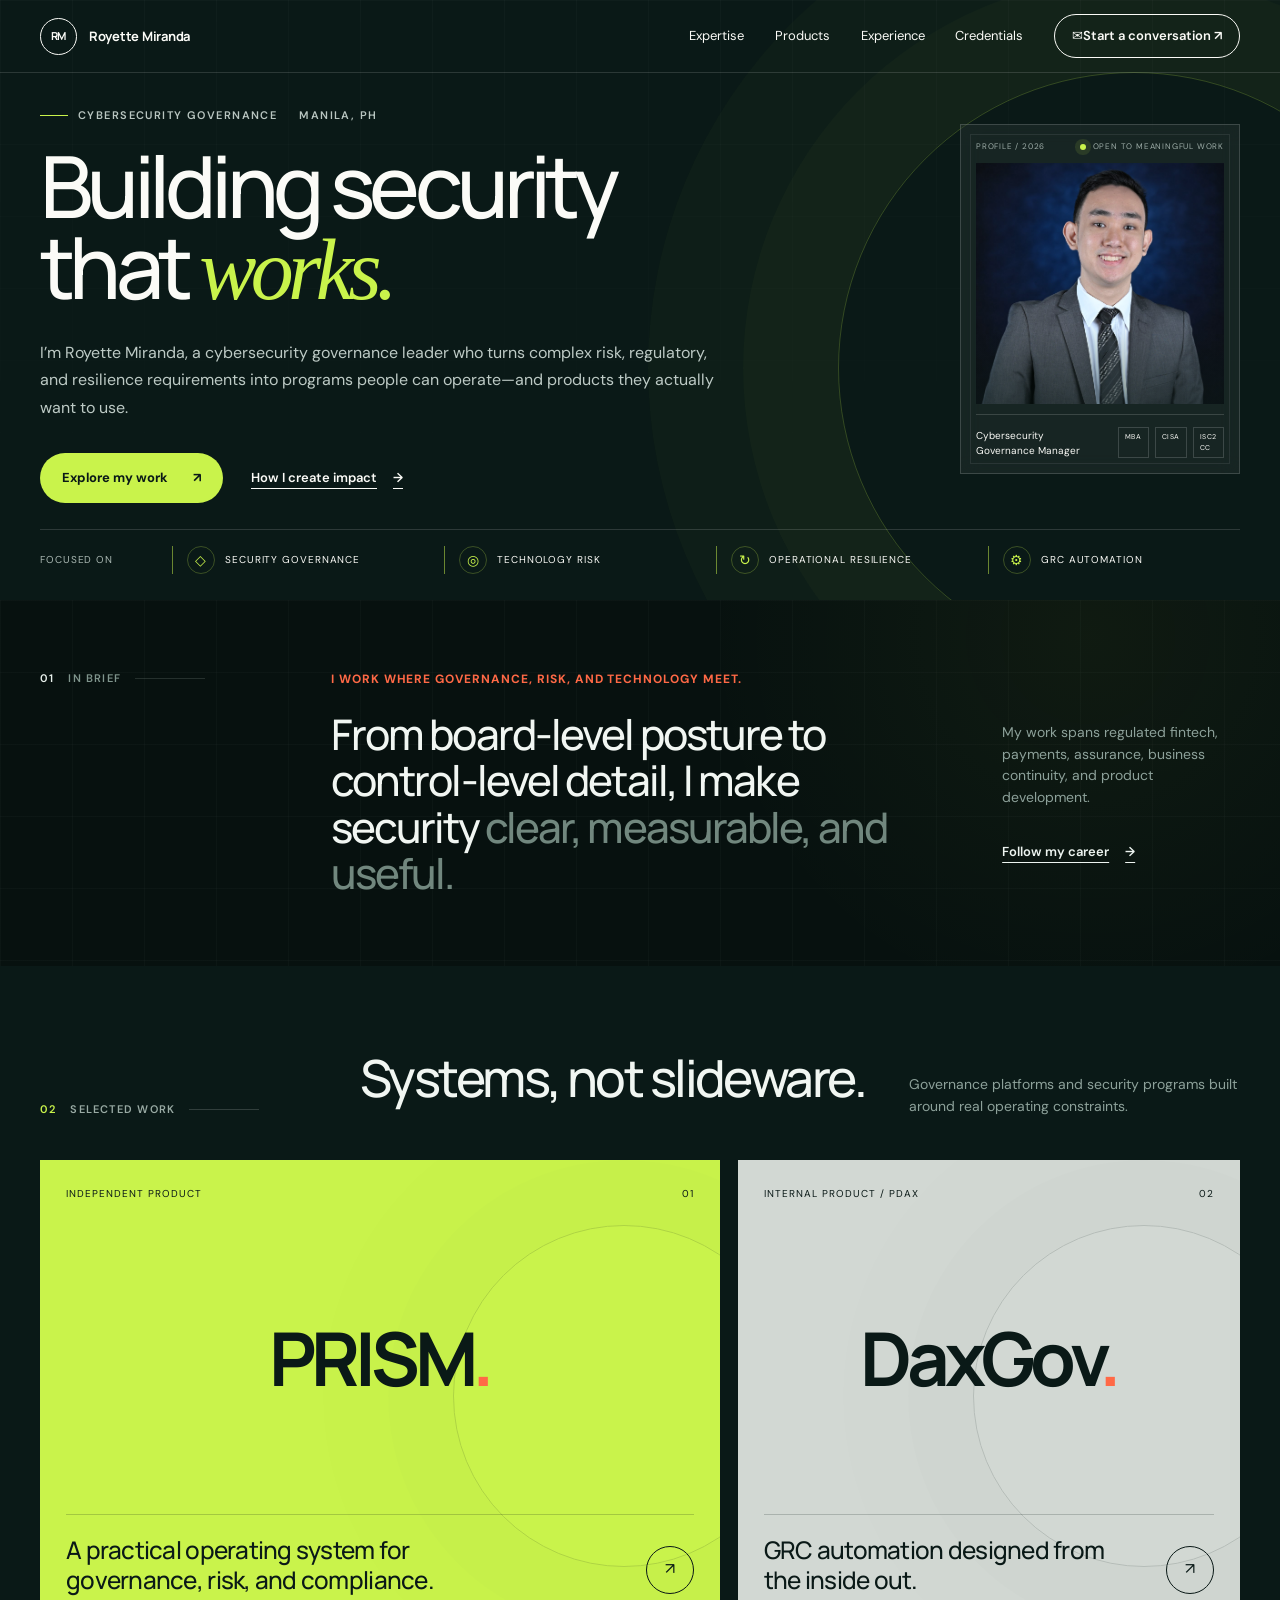
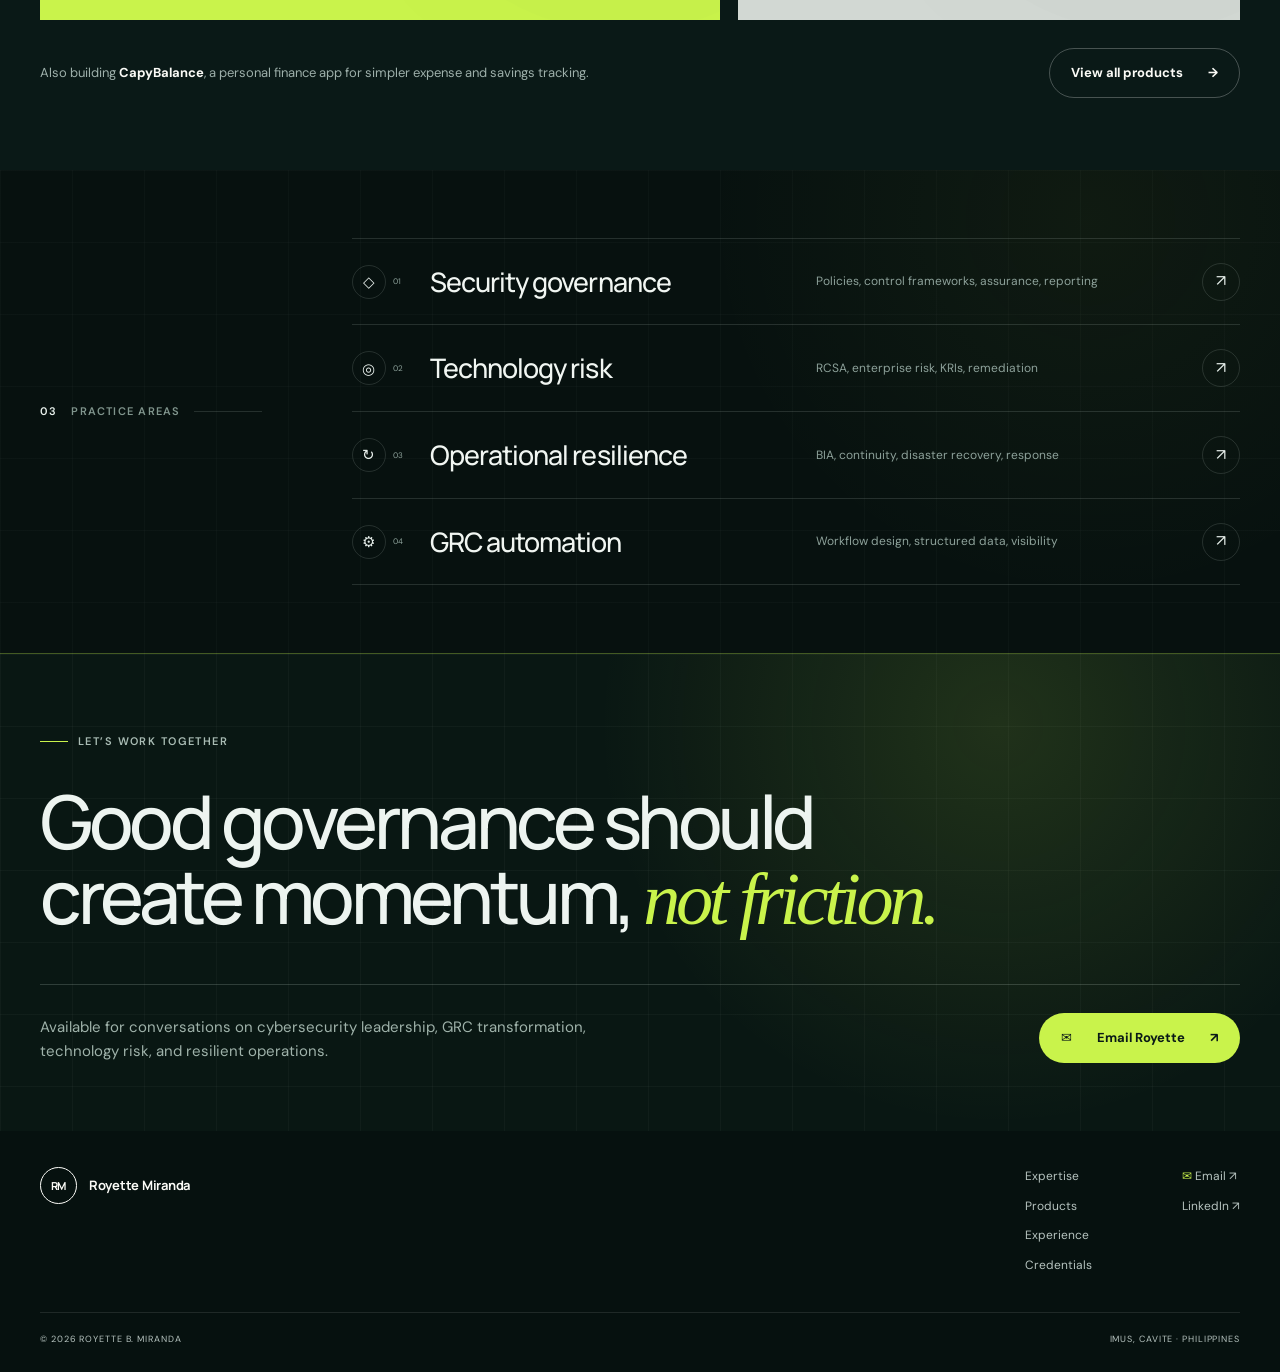
<file: index.html>
<!doctype html>
<html lang="en">
<head>
  <meta charset="utf-8">
  <meta name="viewport" content="width=device-width, initial-scale=1">
  <meta name="description" content="Royette B. Miranda is a cybersecurity governance leader and GRC product builder creating resilient programs, practical controls, and better systems.">
  <meta name="theme-color" content="#0a1917">
  <meta property="og:title" content="Royette B. Miranda — Cybersecurity Governance & GRC">
  <meta property="og:description" content="Security governance, technology risk, operational resilience, and GRC product building.">
  <meta property="og:type" content="website">
  <meta property="og:image" content="assets/og.png">
  <meta property="og:image:width" content="1728">
  <meta property="og:image:height" content="914">
  <meta name="twitter:card" content="summary_large_image">
  <title>Royette B. Miranda — Cybersecurity Governance & GRC</title>
  <link rel="stylesheet" href="assets/styles.css?v=20260822-2">
  <script src="assets/site.js?v=20260822-2" defer></script>
  <script type="application/ld+json">
    {
      "@context": "https://schema.org",
      "@type": "Person",
      "name": "Royette B. Miranda",
      "jobTitle": "Cybersecurity Governance Manager",
      "url": "https://www.linkedin.com/in/royette88",
      "sameAs": ["https://www.linkedin.com/in/royette88"],
      "knowsAbout": ["Cybersecurity Governance", "Technology Risk", "Operational Resilience", "GRC Automation"]
    }
  </script>
</head>
<body>
  <a class="skip-link" href="#main">Skip to content</a>
  <header class="site-header" data-header>
    <div class="shell nav-shell">
      <a class="wordmark" href="index.html" aria-label="Royette Miranda, home">
        <span class="wordmark-mark">RM</span>
        <span class="wordmark-name">Royette Miranda</span>
      </a>
      <button class="menu-toggle" type="button" aria-expanded="false" aria-controls="site-nav" data-menu-toggle>
        <span></span><span></span><span></span><span class="sr-only">Toggle navigation</span>
      </button>
      <nav class="site-nav" id="site-nav" aria-label="Primary navigation" data-nav>
        <a href="expertise/index.html">Expertise</a>
        <a href="products/index.html">Products</a>
        <a href="experience/index.html">Experience</a>
        <a href="credentials/index.html">Credentials</a>
        <a class="nav-contact" href="mailto:royettemiranda@gmail.com">Start a conversation <span aria-hidden="true">↗</span></a>
      </nav>
    </div>
  </header>

  <main id="main">
    <section class="hero">
      <div class="hero-grid" aria-hidden="true"></div>
      <div class="shell hero-layout">
        <div class="hero-copy reveal">
          <p class="kicker"><span>Cybersecurity governance</span><span>Manila, PH</span></p>
          <h1>Building security<br>that <em>works.</em></h1>
          <p class="hero-intro">I’m Royette Miranda, a cybersecurity governance leader who turns complex risk, regulatory, and resilience requirements into programs people can operate—and products they actually want to use.</p>
          <div class="hero-actions">
            <a class="button button-primary" href="products/index.html">Explore my work <span aria-hidden="true">↗</span></a>
            <a class="text-link" href="expertise/index.html">How I create impact <span aria-hidden="true">→</span></a>
          </div>
        </div>

        <aside class="profile-panel reveal reveal-delay" aria-label="Professional profile summary">
          <div class="profile-topline">
            <span>Profile / 2026</span>
            <span class="status"><i></i> Open to meaningful work</span>
          </div>
          <div class="portrait-stage">
            <div class="monogram" aria-hidden="true">
              <span>R</span><span>M</span>
              <div class="monogram-orbit"></div>
            </div>
            <img class="profile-photo" src="assets/royette-miranda.jpg" alt="Portrait of Royette B. Miranda" onerror="this.hidden=true">
          </div>
          <div class="profile-meta">
            <p>Cybersecurity Governance Manager</p>
            <ul>
              <li>MBA</li><li>CISA</li><li>ISC2 CC</li>
            </ul>
          </div>
        </aside>
      </div>
      <div class="shell capability-rail reveal">
        <p>Focused on</p>
        <div>
          <span><i class="mini-icon" aria-hidden="true">◇</i>Security governance</span>
          <span><i class="mini-icon" aria-hidden="true">◎</i>Technology risk</span>
          <span><i class="mini-icon" aria-hidden="true">↻</i>Operational resilience</span>
          <span><i class="mini-icon" aria-hidden="true">⚙</i>GRC automation</span>
        </div>
      </div>
    </section>

    <section class="intro-section">
      <div class="shell intro-grid">
        <div class="section-index reveal"><span>01</span> In brief</div>
        <div class="intro-statement reveal">
          <p>I work where governance, risk, and technology meet.</p>
          <h2>From board-level posture to control-level detail, I make security <span>clear, measurable, and useful.</span></h2>
        </div>
        <div class="intro-aside reveal">
          <p>My work spans regulated fintech, payments, assurance, business continuity, and product development.</p>
          <a class="text-link dark" href="experience/index.html">Follow my career <span aria-hidden="true">→</span></a>
        </div>
      </div>
    </section>

    <section class="work-section">
      <div class="shell">
        <div class="section-heading reveal">
          <div class="section-index light"><span>02</span> Selected work</div>
          <h2>Systems, not slideware.</h2>
          <p>Governance platforms and security programs built around real operating constraints.</p>
        </div>
        <div class="featured-work">
          <a class="work-card work-card-prism reveal" href="products/index.html#prism">
            <div class="work-card-head"><span>Independent product</span><span>01</span></div>
            <div class="product-word">PRISM<span>.</span></div>
            <div class="work-card-copy">
              <h3>A practical operating system for governance, risk, and compliance.</h3>
              <span class="circle-arrow" aria-hidden="true">↗</span>
            </div>
          </a>
          <a class="work-card work-card-dax reveal reveal-delay" href="products/index.html#daxgov">
            <div class="work-card-head"><span>Internal product / PDAX</span><span>02</span></div>
            <div class="product-word">DaxGov<span>.</span></div>
            <div class="work-card-copy">
              <h3>GRC automation designed from the inside out.</h3>
              <span class="circle-arrow" aria-hidden="true">↗</span>
            </div>
          </a>
        </div>
        <div class="work-footer reveal">
          <p>Also building <strong>CapyBalance</strong>, a personal finance app for simpler expense and savings tracking.</p>
          <a class="button button-ghost" href="products/index.html">View all products <span aria-hidden="true">→</span></a>
        </div>
      </div>
    </section>

    <section class="proof-section">
      <div class="shell proof-grid">
        <div class="section-index reveal"><span>03</span> Practice areas</div>
        <div class="proof-list">
          <a class="proof-row reveal" href="expertise/index.html#governance"><span class="proof-number"><i class="practice-icon" aria-hidden="true">◇</i><small>01</small></span><h3>Security governance</h3><p>Policies, control frameworks, assurance, reporting</p><span>↗</span></a>
          <a class="proof-row reveal" href="expertise/index.html#risk"><span class="proof-number"><i class="practice-icon" aria-hidden="true">◎</i><small>02</small></span><h3>Technology risk</h3><p>RCSA, enterprise risk, KRIs, remediation</p><span>↗</span></a>
          <a class="proof-row reveal" href="expertise/index.html#resilience"><span class="proof-number"><i class="practice-icon" aria-hidden="true">↻</i><small>03</small></span><h3>Operational resilience</h3><p>BIA, continuity, disaster recovery, response</p><span>↗</span></a>
          <a class="proof-row reveal" href="expertise/index.html#automation"><span class="proof-number"><i class="practice-icon" aria-hidden="true">⚙</i><small>04</small></span><h3>GRC automation</h3><p>Workflow design, structured data, visibility</p><span>↗</span></a>
        </div>
      </div>
    </section>

    <section class="cta-section">
      <div class="shell cta-inner reveal">
        <p class="kicker"><span>Let’s work together</span></p>
        <h2>Good governance should create momentum, <em>not friction.</em></h2>
        <div class="cta-bottom">
          <p>Available for conversations on cybersecurity leadership, GRC transformation, technology risk, and resilient operations.</p>
          <a class="button button-light" href="mailto:royettemiranda@gmail.com">Email Royette <span aria-hidden="true">↗</span></a>
        </div>
      </div>
    </section>
  </main>

  <footer class="site-footer">
    <div class="shell footer-main">
      <a class="wordmark footer-wordmark" href="index.html"><span class="wordmark-mark">RM</span><span class="wordmark-name">Royette Miranda</span></a>
      <div class="footer-links"><a href="expertise/index.html">Expertise</a><a href="products/index.html">Products</a><a href="experience/index.html">Experience</a><a href="credentials/index.html">Credentials</a></div>
      <div class="footer-social"><a href="mailto:royettemiranda@gmail.com">Email ↗</a><a href="https://www.linkedin.com/in/royette88" target="_blank" rel="noopener noreferrer">LinkedIn ↗</a></div>
    </div>
    <div class="shell footer-base"><span>© <span data-year></span> Royette B. Miranda</span><span>Imus, Cavite · Philippines</span></div>
  </footer>
</body>
</html>
</file>
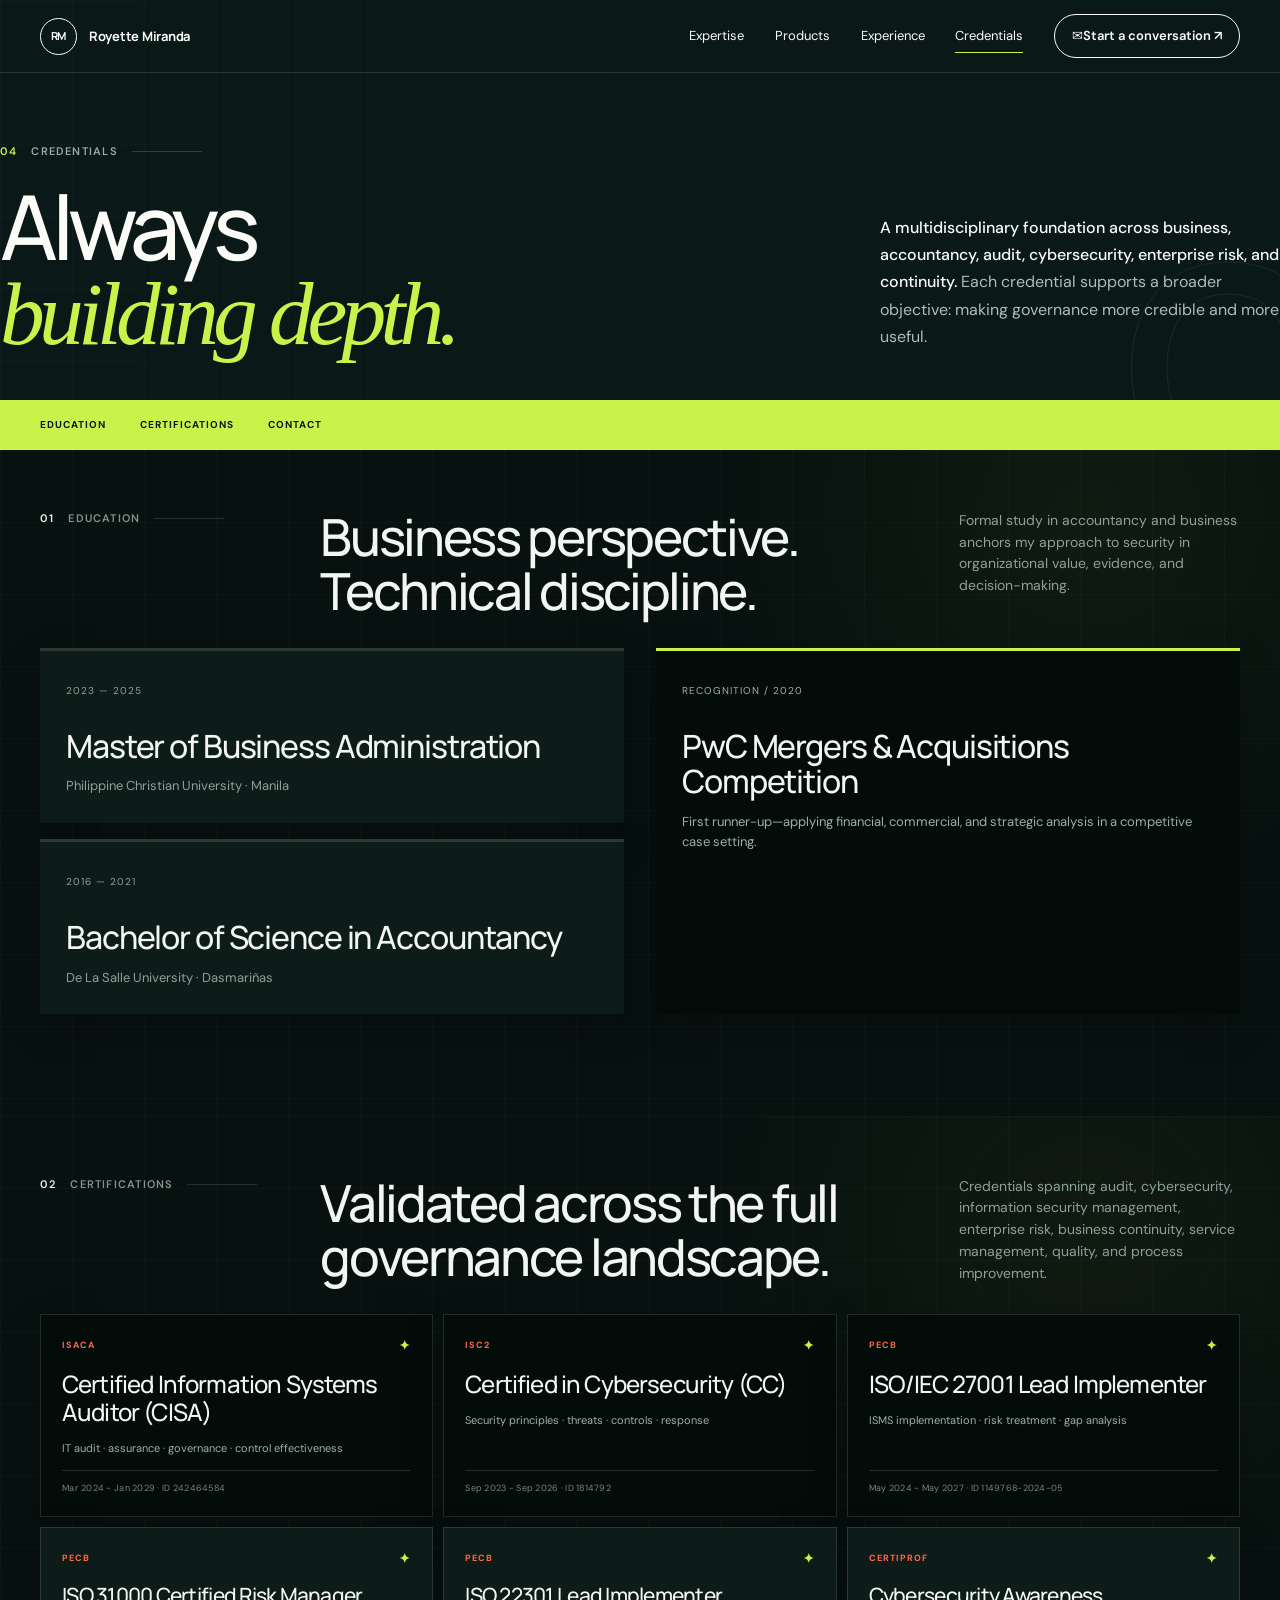
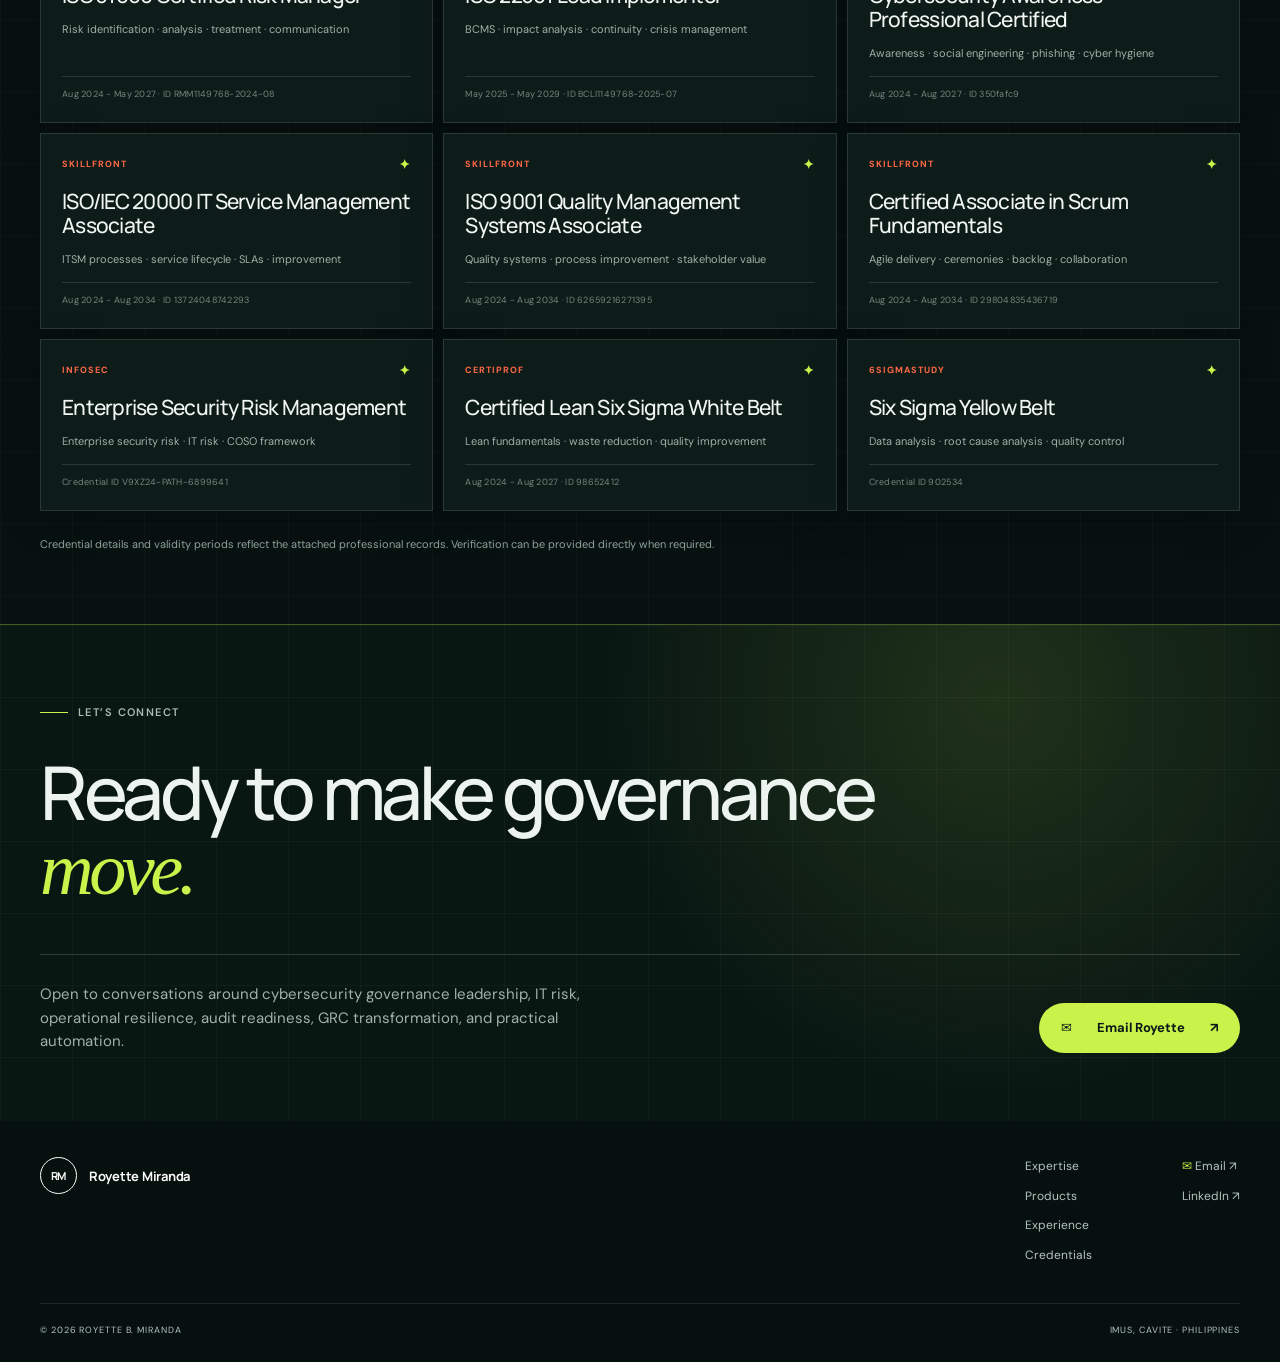
<file: credentials/index.html>
<!doctype html>
<html lang="en">
<head>
  <meta charset="utf-8">
  <meta name="viewport" content="width=device-width, initial-scale=1">
  <meta name="description" content="Education, certifications, and professional credentials of cybersecurity governance leader Royette B. Miranda.">
  <meta name="theme-color" content="#0a1917">
  <meta property="og:title" content="Credentials — Royette B. Miranda">
  <meta property="og:description" content="A multidisciplinary foundation in business, accountancy, assurance, cybersecurity, risk, and continuity.">
  <meta property="og:type" content="website">
  <meta property="og:image" content="../assets/og.png">
  <meta name="twitter:card" content="summary_large_image">
  <title>Credentials — Royette B. Miranda</title>
  <link rel="stylesheet" href="../assets/styles.css?v=20260822-2">
  <script src="../assets/site.js?v=20260822-2" defer></script>
</head>
<body>
  <a class="skip-link" href="#main">Skip to content</a>
  <header class="site-header" data-header><div class="shell nav-shell"><a class="wordmark" href="../index.html" aria-label="Royette Miranda, home"><span class="wordmark-mark">RM</span><span class="wordmark-name">Royette Miranda</span></a><button class="menu-toggle" type="button" aria-expanded="false" aria-controls="site-nav" data-menu-toggle><span></span><span></span><span></span><span class="sr-only">Toggle navigation</span></button><nav class="site-nav" id="site-nav" aria-label="Primary navigation" data-nav><a href="../expertise/index.html">Expertise</a><a href="../products/index.html">Products</a><a href="../experience/index.html">Experience</a><a aria-current="page" href="index.html">Credentials</a><a class="nav-contact" href="mailto:royettemiranda@gmail.com">Start a conversation <span aria-hidden="true">↗</span></a></nav></div></header>

  <main id="main">
    <section class="page-hero" data-page="C"><div class="shell page-hero-inner"><div class="section-index light reveal"><span>04</span> Credentials</div><div class="page-hero-layout"><h1 class="reveal">Always<br><em>building depth.</em></h1><p class="page-hero-summary reveal reveal-delay"><strong>A multidisciplinary foundation across business, accountancy, audit, cybersecurity, enterprise risk, and continuity.</strong> Each credential supports a broader objective: making governance more credible and more useful.</p></div></div></section>
    <nav class="page-nav" aria-label="On this page"><div class="shell page-nav-inner"><a href="#education">Education</a><a href="#certifications">Certifications</a><a href="#contact">Contact</a></div></nav>

    <section class="content-section" id="education">
      <div class="shell">
        <div class="content-heading reveal"><div class="section-index"><span>01</span> Education</div><h2>Business perspective. Technical discipline.</h2><p>Formal study in accountancy and business anchors my approach to security in organizational value, evidence, and decision-making.</p></div>
        <div class="credential-lead">
          <div>
            <article class="education-card reveal"><span class="year">2023 — 2025</span><h3>Master of Business Administration</h3><p>Philippine Christian University · Manila</p></article>
            <article class="education-card reveal"><span class="year">2016 — 2021</span><h3>Bachelor of Science in Accountancy</h3><p>De La Salle University · Dasmariñas</p></article>
          </div>
          <article class="education-card award reveal"><span class="year">Recognition / 2020</span><h3>PwC Mergers & Acquisitions Competition</h3><p>First runner-up—applying financial, commercial, and strategic analysis in a competitive case setting.</p></article>
        </div>
      </div>
    </section>

    <section class="content-section alt" id="certifications">
      <div class="shell">
        <div class="content-heading reveal"><div class="section-index"><span>02</span> Certifications</div><h2>Validated across the full governance landscape.</h2><p>Credentials spanning audit, cybersecurity, information security management, enterprise risk, business continuity, service management, quality, and process improvement.</p></div>
        <div class="cert-grid">
          <article class="cert-card primary reveal"><div class="cert-issuer">ISACA</div><h3>Certified Information Systems Auditor (CISA)</h3><p class="cert-focus">IT audit · assurance · governance · control effectiveness</p><p class="cert-meta">Mar 2024 - Jan 2029 · ID 242464584</p></article>
          <article class="cert-card primary reveal"><div class="cert-issuer">ISC2</div><h3>Certified in Cybersecurity (CC)</h3><p class="cert-focus">Security principles · threats · controls · response</p><p class="cert-meta">Sep 2023 - Sep 2026 · ID 1814792</p></article>
          <article class="cert-card primary reveal"><div class="cert-issuer">PECB</div><h3>ISO/IEC 27001 Lead Implementer</h3><p class="cert-focus">ISMS implementation · risk treatment · gap analysis</p><p class="cert-meta">May 2024 - May 2027 · ID 1149768-2024-05</p></article>
          <article class="cert-card reveal"><div class="cert-issuer">PECB</div><h3>ISO 31000 Certified Risk Manager</h3><p class="cert-focus">Risk identification · analysis · treatment · communication</p><p class="cert-meta">Aug 2024 - May 2027 · ID RMM1149768-2024-08</p></article>
          <article class="cert-card reveal"><div class="cert-issuer">PECB</div><h3>ISO 22301 Lead Implementer</h3><p class="cert-focus">BCMS · impact analysis · continuity · crisis management</p><p class="cert-meta">May 2025 - May 2029 · ID BCLI1149768-2025-07</p></article>
          <article class="cert-card reveal"><div class="cert-issuer">CertiProf</div><h3>Cybersecurity Awareness Professional Certified</h3><p class="cert-focus">Awareness · social engineering · phishing · cyber hygiene</p><p class="cert-meta">Aug 2024 - Aug 2027 · ID 350fafc9</p></article>
          <article class="cert-card reveal"><div class="cert-issuer">SkillFront</div><h3>ISO/IEC 20000 IT Service Management Associate</h3><p class="cert-focus">ITSM processes · service lifecycle · SLAs · improvement</p><p class="cert-meta">Aug 2024 - Aug 2034 · ID 13724048742293</p></article>
          <article class="cert-card reveal"><div class="cert-issuer">SkillFront</div><h3>ISO 9001 Quality Management Systems Associate</h3><p class="cert-focus">Quality systems · process improvement · stakeholder value</p><p class="cert-meta">Aug 2024 - Aug 2034 · ID 62659216271395</p></article>
          <article class="cert-card reveal"><div class="cert-issuer">SkillFront</div><h3>Certified Associate in Scrum Fundamentals</h3><p class="cert-focus">Agile delivery · ceremonies · backlog · collaboration</p><p class="cert-meta">Aug 2024 - Aug 2034 · ID 29804835436719</p></article>
          <article class="cert-card reveal"><div class="cert-issuer">InfoSec</div><h3>Enterprise Security Risk Management</h3><p class="cert-focus">Enterprise security risk · IT risk · COSO framework</p><p class="cert-meta">Credential ID V9XZ24-PATH-6899641</p></article>
          <article class="cert-card reveal"><div class="cert-issuer">CertiProf</div><h3>Certified Lean Six Sigma White Belt</h3><p class="cert-focus">Lean fundamentals · waste reduction · quality improvement</p><p class="cert-meta">Aug 2024 - Aug 2027 · ID 98652412</p></article>
          <article class="cert-card reveal"><div class="cert-issuer">6sigmastudy</div><h3>Six Sigma Yellow Belt</h3><p class="cert-focus">Data analysis · root cause analysis · quality control</p><p class="cert-meta">Credential ID 902534</p></article>
        </div>
        <p class="credential-note">Credential details and validity periods reflect the attached professional records. Verification can be provided directly when required.</p>
      </div>
    </section>

    <section class="cta-section" id="contact"><div class="shell cta-inner reveal"><p class="kicker"><span>Let’s connect</span></p><h2>Ready to make governance <em>move.</em></h2><div class="cta-bottom"><p>Open to conversations around cybersecurity governance leadership, IT risk, operational resilience, audit readiness, GRC transformation, and practical automation.</p><a class="button button-light" href="mailto:royettemiranda@gmail.com">Email Royette <span aria-hidden="true">↗</span></a></div></div></section>
  </main>

  <footer class="site-footer"><div class="shell footer-main"><a class="wordmark footer-wordmark" href="../index.html"><span class="wordmark-mark">RM</span><span class="wordmark-name">Royette Miranda</span></a><div class="footer-links"><a href="../expertise/index.html">Expertise</a><a href="../products/index.html">Products</a><a href="../experience/index.html">Experience</a><a href="index.html">Credentials</a></div><div class="footer-social"><a href="mailto:royettemiranda@gmail.com">Email ↗</a><a href="https://www.linkedin.com/in/royette88" target="_blank" rel="noopener noreferrer">LinkedIn ↗</a></div></div><div class="shell footer-base"><span>© <span data-year></span> Royette B. Miranda</span><span>Imus, Cavite · Philippines</span></div></footer>
</body>
</html>
</file>
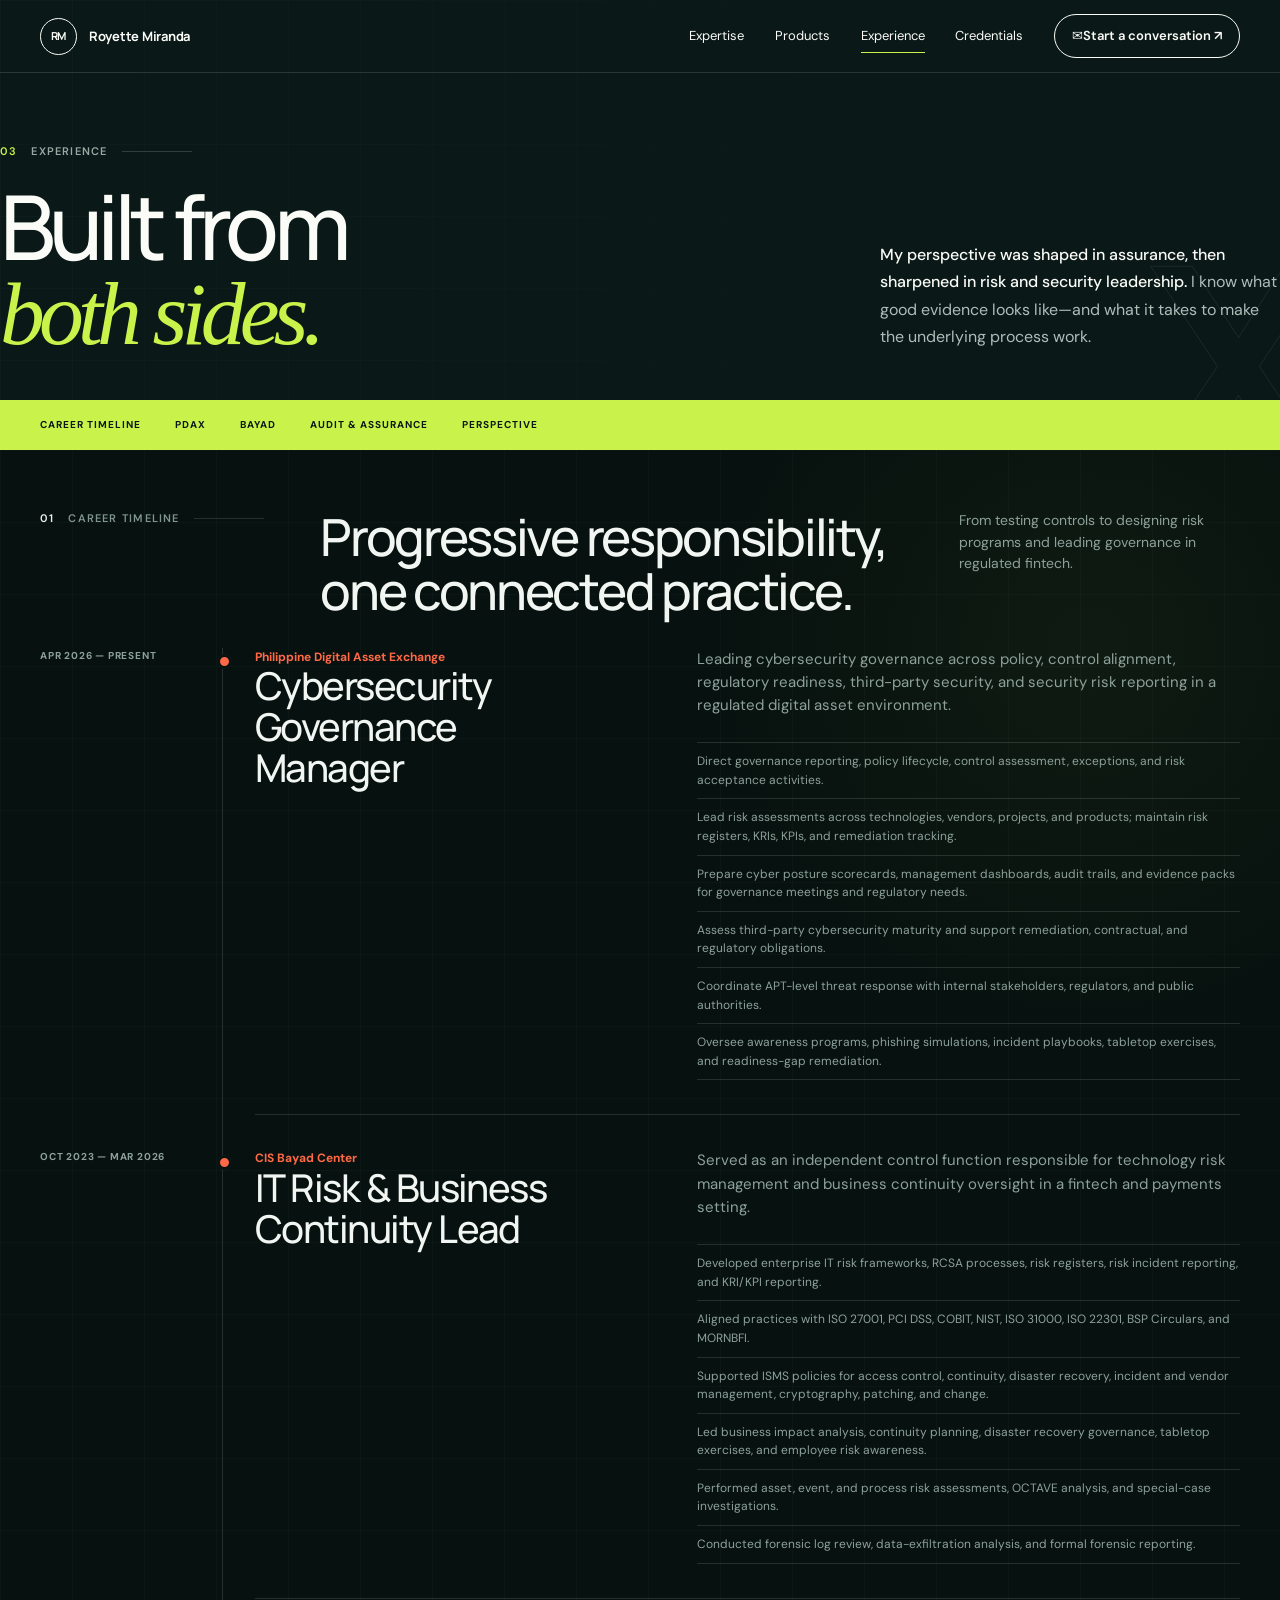
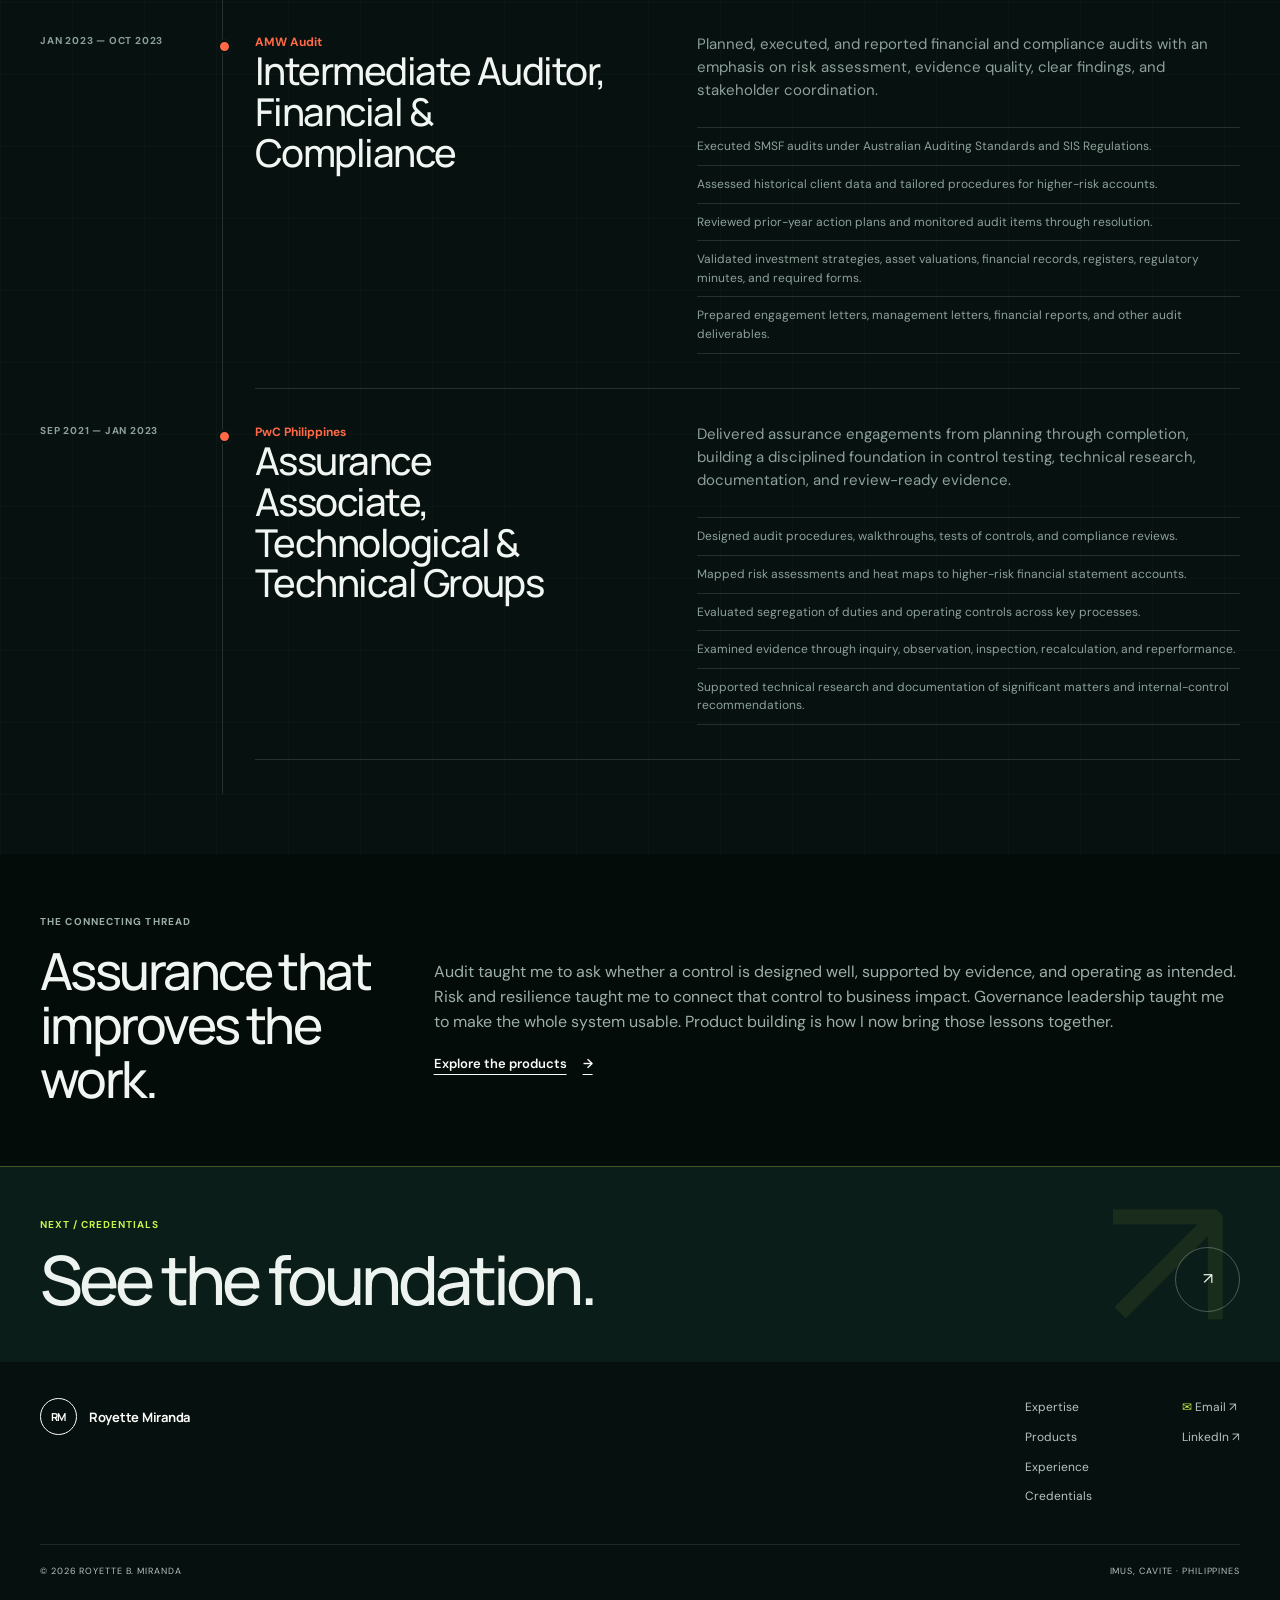
<file: experience/index.html>
<!doctype html>
<html lang="en">
<head>
  <meta charset="utf-8">
  <meta name="viewport" content="width=device-width, initial-scale=1">
  <meta name="description" content="Royette Miranda's professional experience in cybersecurity governance, IT risk, business continuity, financial audit, and assurance.">
  <meta name="theme-color" content="#0a1917">
  <meta property="og:title" content="Experience — Royette B. Miranda">
  <meta property="og:description" content="A career connecting assurance, risk, resilience, security governance, and product building.">
  <meta property="og:type" content="website">
  <meta property="og:image" content="../assets/og.png">
  <meta name="twitter:card" content="summary_large_image">
  <title>Experience — Royette B. Miranda</title>
  <link rel="stylesheet" href="../assets/styles.css?v=20260822-2">
  <script src="../assets/site.js?v=20260822-2" defer></script>
</head>
<body>
  <a class="skip-link" href="#main">Skip to content</a>
  <header class="site-header" data-header><div class="shell nav-shell"><a class="wordmark" href="../index.html" aria-label="Royette Miranda, home"><span class="wordmark-mark">RM</span><span class="wordmark-name">Royette Miranda</span></a><button class="menu-toggle" type="button" aria-expanded="false" aria-controls="site-nav" data-menu-toggle><span></span><span></span><span></span><span class="sr-only">Toggle navigation</span></button><nav class="site-nav" id="site-nav" aria-label="Primary navigation" data-nav><a href="../expertise/index.html">Expertise</a><a href="../products/index.html">Products</a><a aria-current="page" href="index.html">Experience</a><a href="../credentials/index.html">Credentials</a><a class="nav-contact" href="mailto:royettemiranda@gmail.com">Start a conversation <span aria-hidden="true">↗</span></a></nav></div></header>

  <main id="main">
    <section class="page-hero" data-page="X"><div class="shell page-hero-inner"><div class="section-index light reveal"><span>03</span> Experience</div><div class="page-hero-layout"><h1 class="reveal">Built from<br><em>both sides.</em></h1><p class="page-hero-summary reveal reveal-delay"><strong>My perspective was shaped in assurance, then sharpened in risk and security leadership.</strong> I know what good evidence looks like—and what it takes to make the underlying process work.</p></div></div></section>
    <nav class="page-nav" aria-label="On this page"><div class="shell page-nav-inner"><a href="#career">Career timeline</a><a href="#pdax">PDAX</a><a href="#bayad">Bayad</a><a href="#audit">Audit & assurance</a><a href="#perspective">Perspective</a></div></nav>

    <section class="content-section" id="career">
      <div class="shell">
        <div class="content-heading reveal"><div class="section-index"><span>01</span> Career timeline</div><h2>Progressive responsibility, one connected practice.</h2><p>From testing controls to designing risk programs and leading governance in regulated fintech.</p></div>
        <div class="timeline-list">
          <article class="timeline-entry reveal" id="pdax">
            <div class="timeline-date">Apr 2026 — Present</div>
            <div class="timeline-content"><div><p class="timeline-company">Philippine Digital Asset Exchange</p><h2>Cybersecurity Governance Manager</h2></div><div class="timeline-description"><p>Leading cybersecurity governance across policy, control alignment, regulatory readiness, third-party security, and security risk reporting in a regulated digital asset environment.</p><ul><li>Direct governance reporting, policy lifecycle, control assessment, exceptions, and risk acceptance activities.</li><li>Lead risk assessments across technologies, vendors, projects, and products; maintain risk registers, KRIs, KPIs, and remediation tracking.</li><li>Prepare cyber posture scorecards, management dashboards, audit trails, and evidence packs for governance meetings and regulatory needs.</li><li>Assess third-party cybersecurity maturity and support remediation, contractual, and regulatory obligations.</li><li>Coordinate APT-level threat response with internal stakeholders, regulators, and public authorities.</li><li>Oversee awareness programs, phishing simulations, incident playbooks, tabletop exercises, and readiness-gap remediation.</li></ul></div></div>
          </article>
          <article class="timeline-entry reveal" id="bayad">
            <div class="timeline-date">Oct 2023 — Mar 2026</div>
            <div class="timeline-content"><div><p class="timeline-company">CIS Bayad Center</p><h2>IT Risk & Business Continuity Lead</h2></div><div class="timeline-description"><p>Served as an independent control function responsible for technology risk management and business continuity oversight in a fintech and payments setting.</p><ul><li>Developed enterprise IT risk frameworks, RCSA processes, risk registers, risk incident reporting, and KRI/KPI reporting.</li><li>Aligned practices with ISO 27001, PCI DSS, COBIT, NIST, ISO 31000, ISO 22301, BSP Circulars, and MORNBFI.</li><li>Supported ISMS policies for access control, continuity, disaster recovery, incident and vendor management, cryptography, patching, and change.</li><li>Led business impact analysis, continuity planning, disaster recovery governance, tabletop exercises, and employee risk awareness.</li><li>Performed asset, event, and process risk assessments, OCTAVE analysis, and special-case investigations.</li><li>Conducted forensic log review, data-exfiltration analysis, and formal forensic reporting.</li></ul></div></div>
          </article>
          <article class="timeline-entry reveal" id="audit">
            <div class="timeline-date">Jan 2023 — Oct 2023</div>
            <div class="timeline-content"><div><p class="timeline-company">AMW Audit</p><h2>Intermediate Auditor, Financial & Compliance</h2></div><div class="timeline-description"><p>Planned, executed, and reported financial and compliance audits with an emphasis on risk assessment, evidence quality, clear findings, and stakeholder coordination.</p><ul><li>Executed SMSF audits under Australian Auditing Standards and SIS Regulations.</li><li>Assessed historical client data and tailored procedures for higher-risk accounts.</li><li>Reviewed prior-year action plans and monitored audit items through resolution.</li><li>Validated investment strategies, asset valuations, financial records, registers, regulatory minutes, and required forms.</li><li>Prepared engagement letters, management letters, financial reports, and other audit deliverables.</li></ul></div></div>
          </article>
          <article class="timeline-entry reveal">
            <div class="timeline-date">Sep 2021 — Jan 2023</div>
            <div class="timeline-content"><div><p class="timeline-company">PwC Philippines</p><h2>Assurance Associate, Technological & Technical Groups</h2></div><div class="timeline-description"><p>Delivered assurance engagements from planning through completion, building a disciplined foundation in control testing, technical research, documentation, and review-ready evidence.</p><ul><li>Designed audit procedures, walkthroughs, tests of controls, and compliance reviews.</li><li>Mapped risk assessments and heat maps to higher-risk financial statement accounts.</li><li>Evaluated segregation of duties and operating controls across key processes.</li><li>Examined evidence through inquiry, observation, inspection, recalculation, and reperformance.</li><li>Supported technical research and documentation of significant matters and internal-control recommendations.</li></ul></div></div>
          </article>
        </div>
      </div>
    </section>

    <section class="content-section dark" id="perspective"><div class="shell career-bridge reveal"><div><p class="content-kicker">The connecting thread</p><h2>Assurance that improves the work.</h2></div><div><p>Audit taught me to ask whether a control is designed well, supported by evidence, and operating as intended. Risk and resilience taught me to connect that control to business impact. Governance leadership taught me to make the whole system usable. Product building is how I now bring those lessons together.</p><a class="text-link" href="../products/index.html">Explore the products <span aria-hidden="true">→</span></a></div></div></section>

    <a class="next-page" href="../credentials/index.html"><div class="shell next-page-inner"><div><p>Next / Credentials</p><h2>See the foundation.</h2></div><span class="circle-arrow" aria-hidden="true">↗</span></div></a>
  </main>

  <footer class="site-footer"><div class="shell footer-main"><a class="wordmark footer-wordmark" href="../index.html"><span class="wordmark-mark">RM</span><span class="wordmark-name">Royette Miranda</span></a><div class="footer-links"><a href="../expertise/index.html">Expertise</a><a href="../products/index.html">Products</a><a href="index.html">Experience</a><a href="../credentials/index.html">Credentials</a></div><div class="footer-social"><a href="mailto:royettemiranda@gmail.com">Email ↗</a><a href="https://www.linkedin.com/in/royette88" target="_blank" rel="noopener noreferrer">LinkedIn ↗</a></div></div><div class="shell footer-base"><span>© <span data-year></span> Royette B. Miranda</span><span>Imus, Cavite · Philippines</span></div></footer>
</body>
</html>
</file>
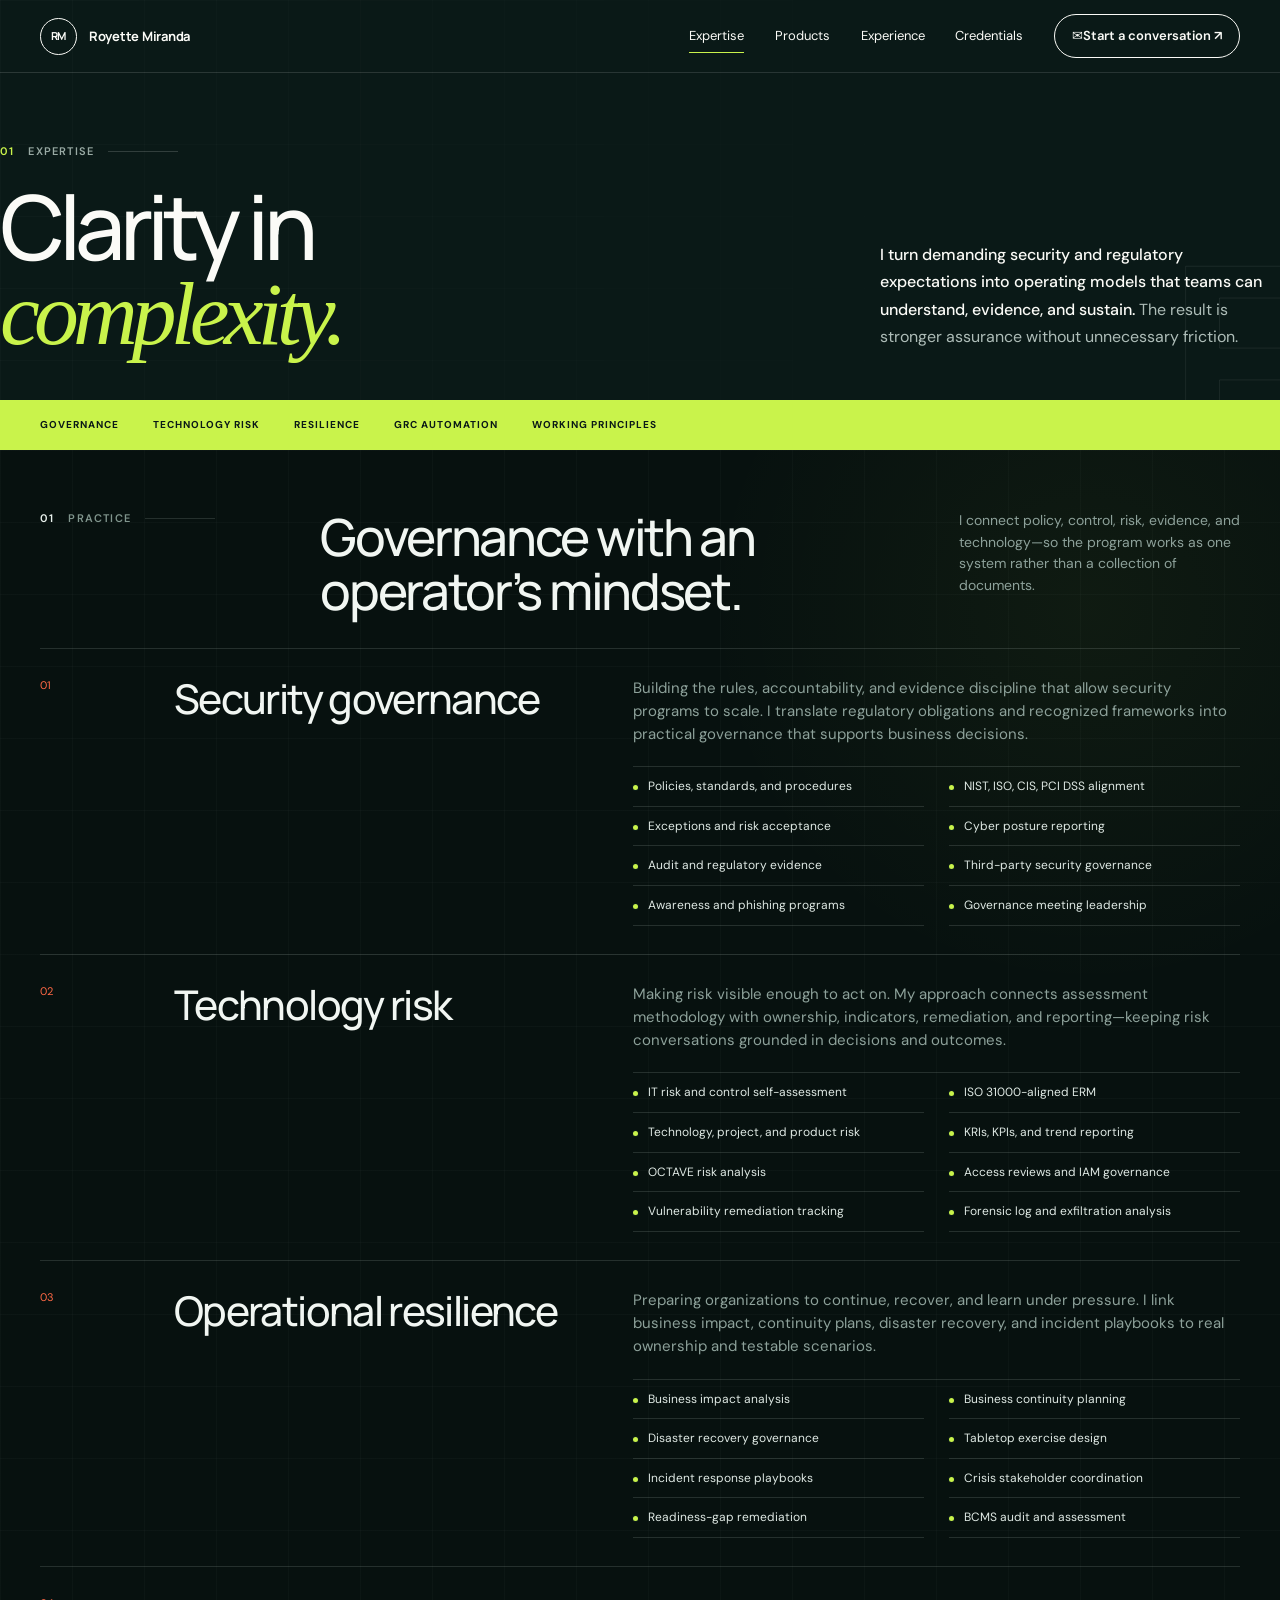
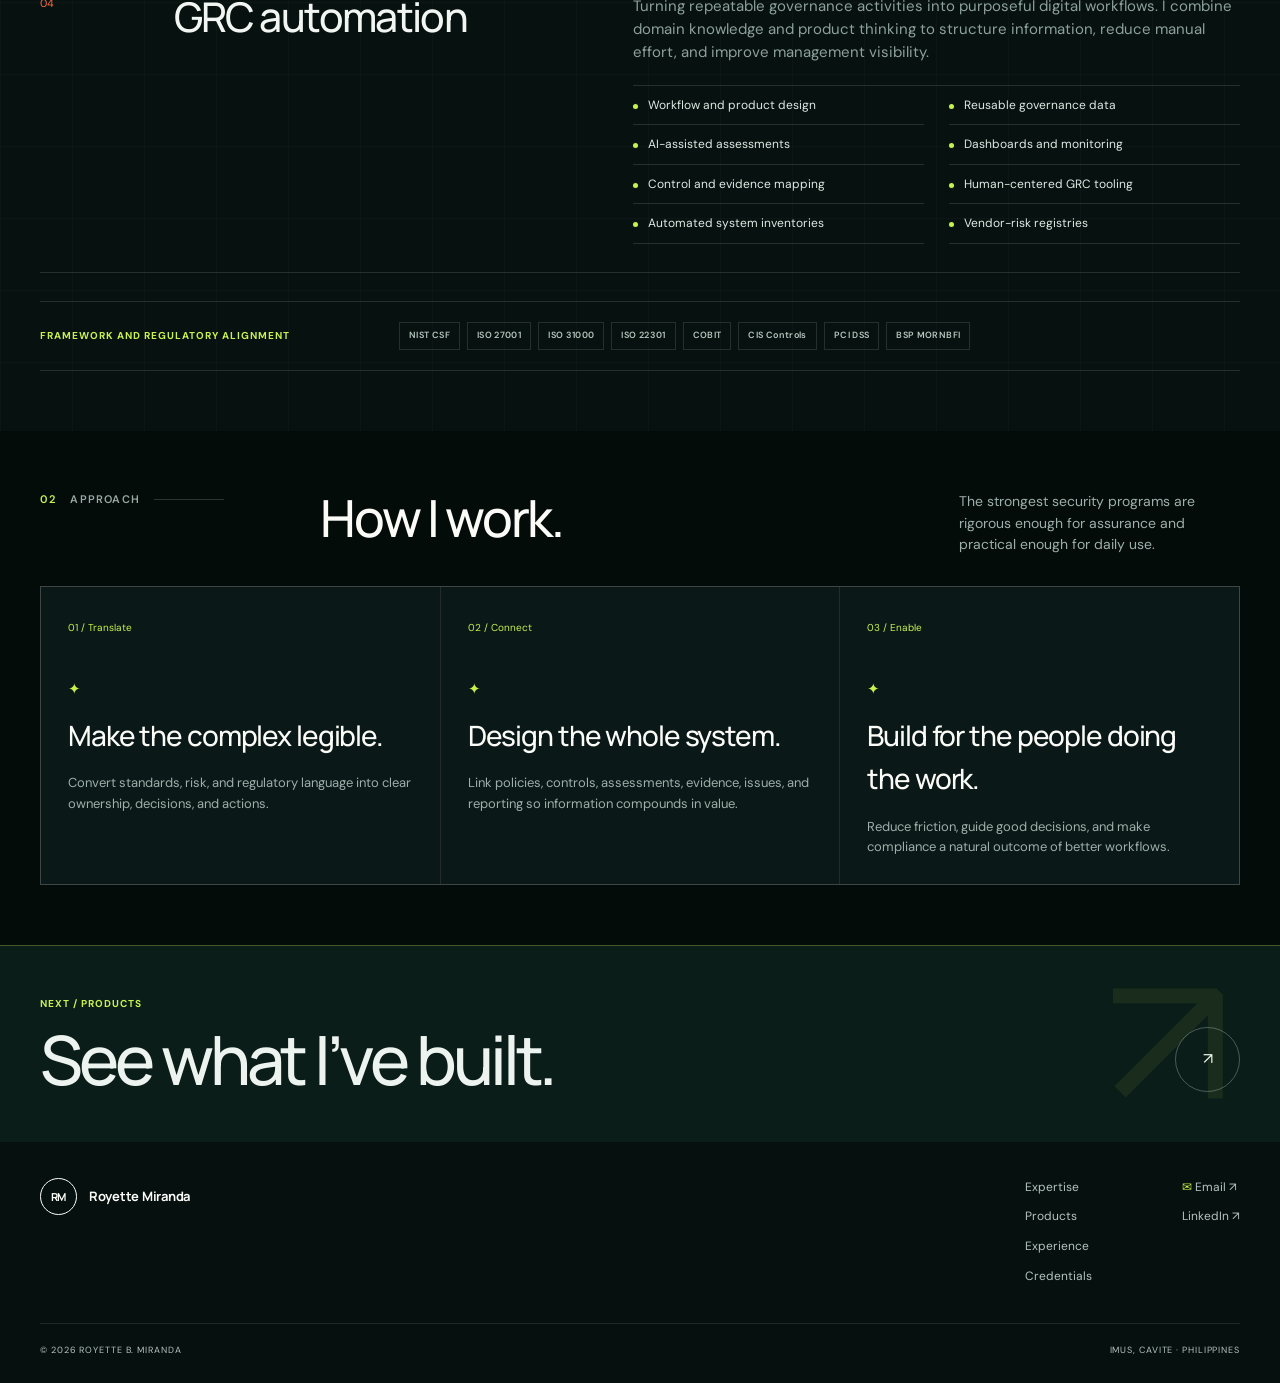
<file: expertise/index.html>
<!doctype html>
<html lang="en">
<head>
  <meta charset="utf-8">
  <meta name="viewport" content="width=device-width, initial-scale=1">
  <meta name="description" content="Royette Miranda's expertise across cybersecurity governance, technology risk, operational resilience, and GRC automation.">
  <meta name="theme-color" content="#0a1917">
  <meta property="og:title" content="Expertise — Royette B. Miranda">
  <meta property="og:description" content="Security governance designed to be clear, measurable, and useful.">
  <meta property="og:type" content="website">
  <meta property="og:image" content="../assets/og.png">
  <meta name="twitter:card" content="summary_large_image">
  <title>Expertise — Royette B. Miranda</title>
  <link rel="stylesheet" href="../assets/styles.css?v=20260822-2">
  <script src="../assets/site.js?v=20260822-2" defer></script>
</head>
<body>
  <a class="skip-link" href="#main">Skip to content</a>
  <header class="site-header" data-header>
    <div class="shell nav-shell">
      <a class="wordmark" href="../index.html" aria-label="Royette Miranda, home"><span class="wordmark-mark">RM</span><span class="wordmark-name">Royette Miranda</span></a>
      <button class="menu-toggle" type="button" aria-expanded="false" aria-controls="site-nav" data-menu-toggle><span></span><span></span><span></span><span class="sr-only">Toggle navigation</span></button>
      <nav class="site-nav" id="site-nav" aria-label="Primary navigation" data-nav>
        <a aria-current="page" href="index.html">Expertise</a><a href="../products/index.html">Products</a><a href="../experience/index.html">Experience</a><a href="../credentials/index.html">Credentials</a><a class="nav-contact" href="mailto:royettemiranda@gmail.com">Start a conversation <span aria-hidden="true">↗</span></a>
      </nav>
    </div>
  </header>

  <main id="main">
    <section class="page-hero" data-page="E">
      <div class="shell page-hero-inner">
        <div class="section-index light reveal"><span>01</span> Expertise</div>
        <div class="page-hero-layout">
          <h1 class="reveal">Clarity in<br><em>complexity.</em></h1>
          <p class="page-hero-summary reveal reveal-delay"><strong>I turn demanding security and regulatory expectations into operating models that teams can understand, evidence, and sustain.</strong> The result is stronger assurance without unnecessary friction.</p>
        </div>
      </div>
    </section>
    <nav class="page-nav" aria-label="On this page"><div class="shell page-nav-inner"><a href="#governance">Governance</a><a href="#risk">Technology risk</a><a href="#resilience">Resilience</a><a href="#automation">GRC automation</a><a href="#approach">Working principles</a></div></nav>

    <section class="content-section">
      <div class="shell">
        <div class="content-heading reveal">
          <div class="section-index"><span>01</span> Practice</div>
          <h2>Governance with an operator’s mindset.</h2>
          <p>I connect policy, control, risk, evidence, and technology—so the program works as one system rather than a collection of documents.</p>
        </div>

        <div class="expertise-stack">
          <article class="expertise-item reveal" id="governance">
            <span class="expertise-item-number">01</span>
            <h2>Security governance</h2>
            <div class="expertise-item-copy">
              <p>Building the rules, accountability, and evidence discipline that allow security programs to scale. I translate regulatory obligations and recognized frameworks into practical governance that supports business decisions.</p>
              <ul class="capability-list"><li>Policies, standards, and procedures</li><li>NIST, ISO, CIS, PCI DSS alignment</li><li>Exceptions and risk acceptance</li><li>Cyber posture reporting</li><li>Audit and regulatory evidence</li><li>Third-party security governance</li><li>Awareness and phishing programs</li><li>Governance meeting leadership</li></ul>
            </div>
          </article>
          <article class="expertise-item reveal" id="risk">
            <span class="expertise-item-number">02</span>
            <h2>Technology risk</h2>
            <div class="expertise-item-copy">
              <p>Making risk visible enough to act on. My approach connects assessment methodology with ownership, indicators, remediation, and reporting—keeping risk conversations grounded in decisions and outcomes.</p>
              <ul class="capability-list"><li>IT risk and control self-assessment</li><li>ISO 31000-aligned ERM</li><li>Technology, project, and product risk</li><li>KRIs, KPIs, and trend reporting</li><li>OCTAVE risk analysis</li><li>Access reviews and IAM governance</li><li>Vulnerability remediation tracking</li><li>Forensic log and exfiltration analysis</li></ul>
            </div>
          </article>
          <article class="expertise-item reveal" id="resilience">
            <span class="expertise-item-number">03</span>
            <h2>Operational resilience</h2>
            <div class="expertise-item-copy">
              <p>Preparing organizations to continue, recover, and learn under pressure. I link business impact, continuity plans, disaster recovery, and incident playbooks to real ownership and testable scenarios.</p>
              <ul class="capability-list"><li>Business impact analysis</li><li>Business continuity planning</li><li>Disaster recovery governance</li><li>Tabletop exercise design</li><li>Incident response playbooks</li><li>Crisis stakeholder coordination</li><li>Readiness-gap remediation</li><li>BCMS audit and assessment</li></ul>
            </div>
          </article>
          <article class="expertise-item reveal" id="automation">
            <span class="expertise-item-number">04</span>
            <h2>GRC automation</h2>
            <div class="expertise-item-copy">
              <p>Turning repeatable governance activities into purposeful digital workflows. I combine domain knowledge and product thinking to structure information, reduce manual effort, and improve management visibility.</p>
              <ul class="capability-list"><li>Workflow and product design</li><li>Reusable governance data</li><li>AI-assisted assessments</li><li>Dashboards and monitoring</li><li>Control and evidence mapping</li><li>Human-centered GRC tooling</li><li>Automated system inventories</li><li>Vendor-risk registries</li></ul>
            </div>
          </article>
        </div>
        <div class="framework-band reveal" aria-label="Framework and regulatory alignment">
          <span>Framework and regulatory alignment</span>
          <div><b>NIST CSF</b><b>ISO 27001</b><b>ISO 31000</b><b>ISO 22301</b><b>COBIT</b><b>CIS Controls</b><b>PCI DSS</b><b>BSP MORNBFI</b></div>
        </div>
      </div>
    </section>

    <section class="content-section dark" id="approach">
      <div class="shell">
        <div class="content-heading reveal">
          <div class="section-index light"><span>02</span> Approach</div>
          <h2>How I work.</h2>
          <p>The strongest security programs are rigorous enough for assurance and practical enough for daily use.</p>
        </div>
        <div class="principles-grid">
          <article class="principle reveal"><span>01 / Translate</span><h3>Make the complex legible.</h3><p>Convert standards, risk, and regulatory language into clear ownership, decisions, and actions.</p></article>
          <article class="principle reveal"><span>02 / Connect</span><h3>Design the whole system.</h3><p>Link policies, controls, assessments, evidence, issues, and reporting so information compounds in value.</p></article>
          <article class="principle reveal"><span>03 / Enable</span><h3>Build for the people doing the work.</h3><p>Reduce friction, guide good decisions, and make compliance a natural outcome of better workflows.</p></article>
        </div>
      </div>
    </section>

    <a class="next-page" href="../products/index.html"><div class="shell next-page-inner"><div><p>Next / Products</p><h2>See what I’ve built.</h2></div><span class="circle-arrow" aria-hidden="true">↗</span></div></a>
  </main>

  <footer class="site-footer"><div class="shell footer-main"><a class="wordmark footer-wordmark" href="../index.html"><span class="wordmark-mark">RM</span><span class="wordmark-name">Royette Miranda</span></a><div class="footer-links"><a href="index.html">Expertise</a><a href="../products/index.html">Products</a><a href="../experience/index.html">Experience</a><a href="../credentials/index.html">Credentials</a></div><div class="footer-social"><a href="mailto:royettemiranda@gmail.com">Email ↗</a><a href="https://www.linkedin.com/in/royette88" target="_blank" rel="noopener noreferrer">LinkedIn ↗</a></div></div><div class="shell footer-base"><span>© <span data-year></span> Royette B. Miranda</span><span>Imus, Cavite · Philippines</span></div></footer>
</body>
</html>
</file>
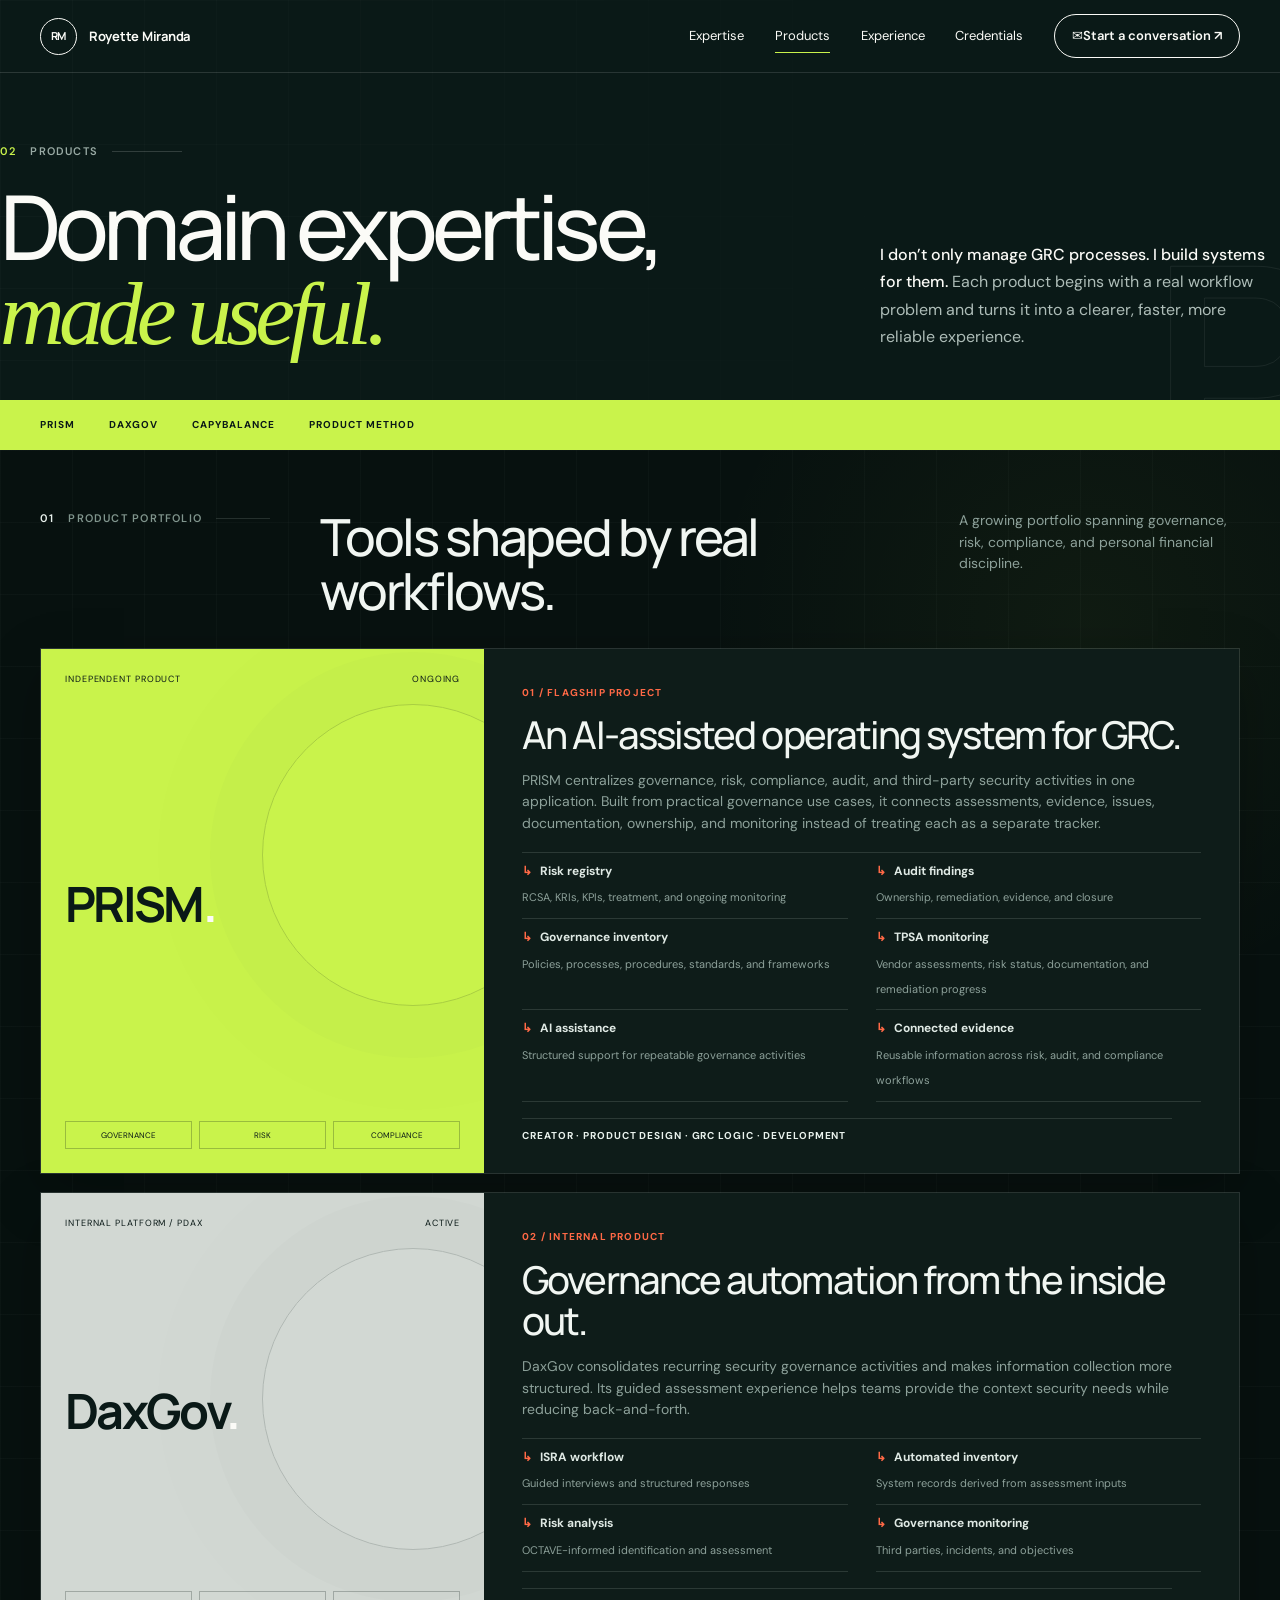
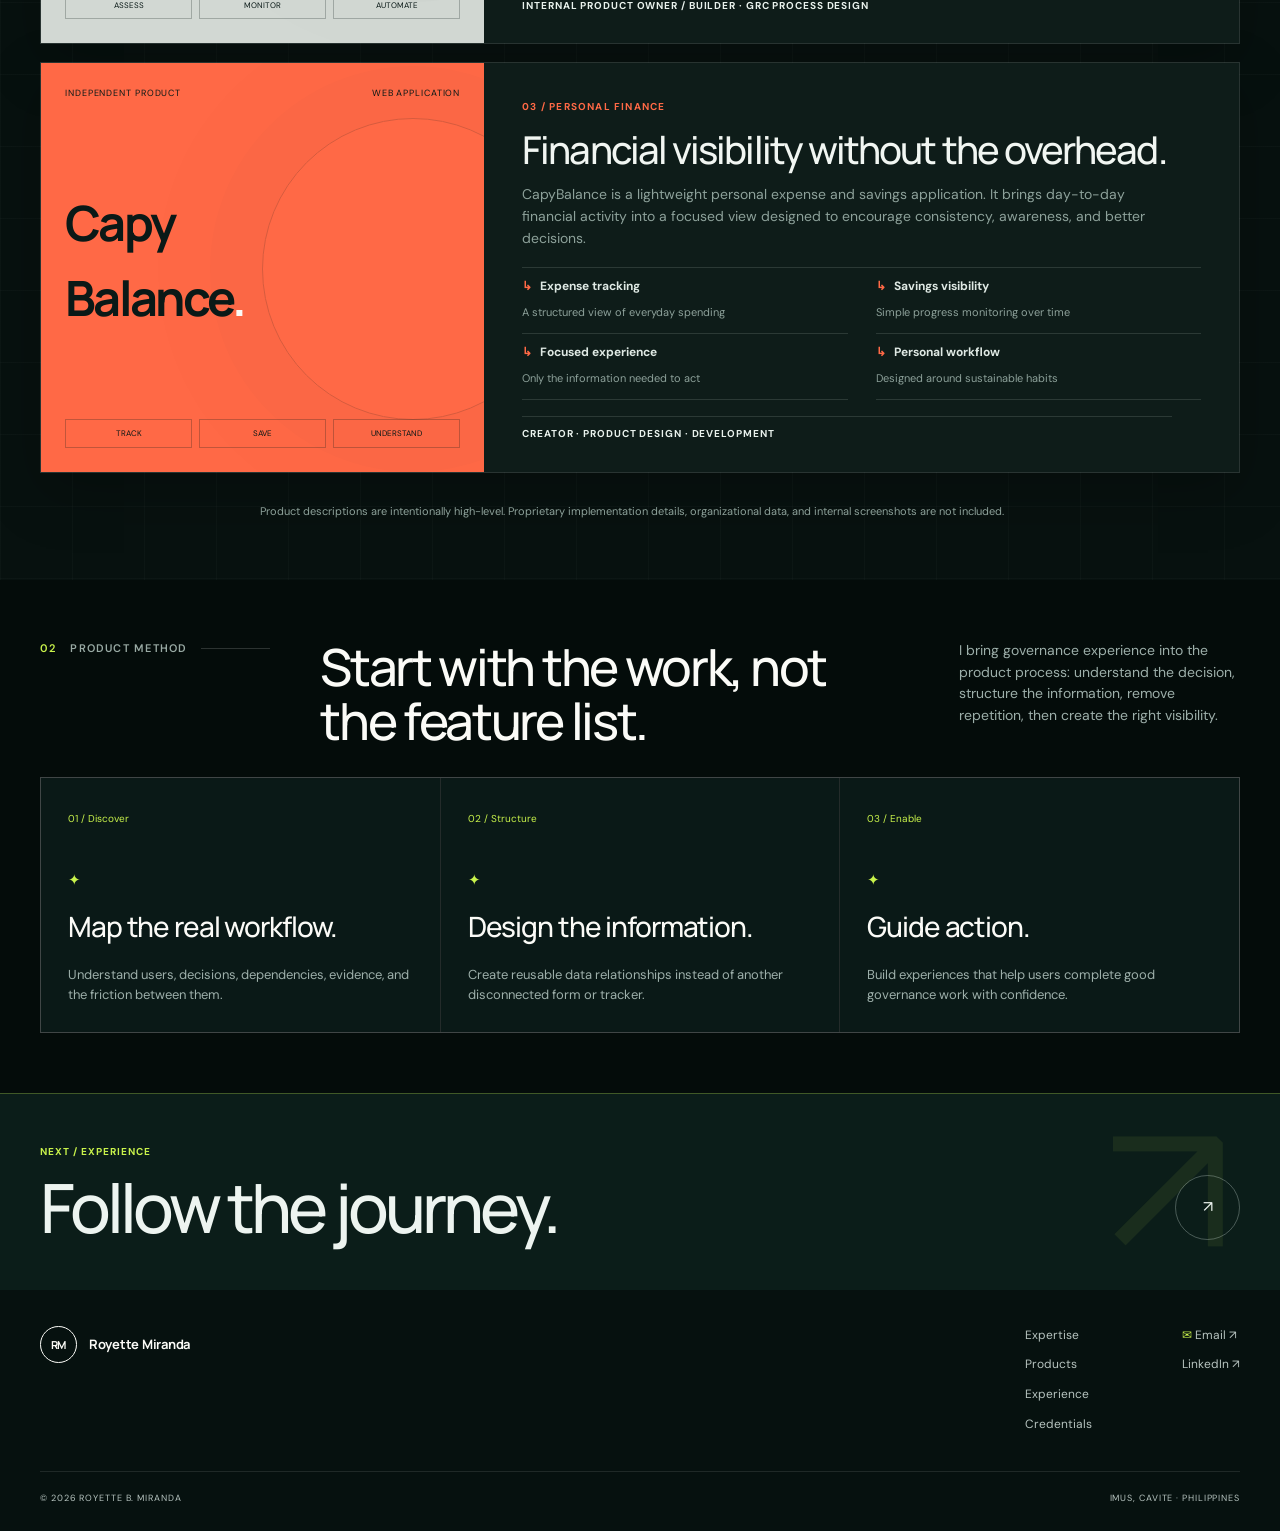
<file: products/index.html>
<!doctype html>
<html lang="en">
<head>
  <meta charset="utf-8">
  <meta name="viewport" content="width=device-width, initial-scale=1">
  <meta name="description" content="GRC and personal workflow products created by Royette Miranda, including PRISM, DaxGov, and CapyBalance.">
  <meta name="theme-color" content="#0a1917">
  <meta property="og:title" content="Products — Royette B. Miranda">
  <meta property="og:description" content="Purpose-built systems for governance, risk, compliance, and personal finance.">
  <meta property="og:type" content="website">
  <meta property="og:image" content="../assets/og.png">
  <meta name="twitter:card" content="summary_large_image">
  <title>Products — Royette B. Miranda</title>
  <link rel="stylesheet" href="../assets/styles.css?v=20260822-2">
  <script src="../assets/site.js?v=20260822-2" defer></script>
</head>
<body class="products-page">
  <a class="skip-link" href="#main">Skip to content</a>
  <header class="site-header" data-header><div class="shell nav-shell"><a class="wordmark" href="../index.html" aria-label="Royette Miranda, home"><span class="wordmark-mark">RM</span><span class="wordmark-name">Royette Miranda</span></a><button class="menu-toggle" type="button" aria-expanded="false" aria-controls="site-nav" data-menu-toggle><span></span><span></span><span></span><span class="sr-only">Toggle navigation</span></button><nav class="site-nav" id="site-nav" aria-label="Primary navigation" data-nav><a href="../expertise/index.html">Expertise</a><a aria-current="page" href="index.html">Products</a><a href="../experience/index.html">Experience</a><a href="../credentials/index.html">Credentials</a><a class="nav-contact" href="mailto:royettemiranda@gmail.com">Start a conversation <span aria-hidden="true">↗</span></a></nav></div></header>

  <main id="main">
    <section class="page-hero" data-page="P"><div class="shell page-hero-inner"><div class="section-index light reveal"><span>02</span> Products</div><div class="page-hero-layout"><h1 class="reveal">Domain expertise,<br><em>made useful.</em></h1><p class="page-hero-summary reveal reveal-delay"><strong>I don’t only manage GRC processes. I build systems for them.</strong> Each product begins with a real workflow problem and turns it into a clearer, faster, more reliable experience.</p></div></div></section>
    <nav class="page-nav" aria-label="On this page"><div class="shell page-nav-inner"><a href="#prism">PRISM</a><a href="#daxgov">DaxGov</a><a href="#capybalance">CapyBalance</a><a href="#method">Product method</a></div></nav>

    <section class="content-section">
      <div class="shell">
        <div class="content-heading reveal"><div class="section-index"><span>01</span> Product portfolio</div><h2>Tools shaped by real workflows.</h2><p>A growing portfolio spanning governance, risk, compliance, and personal financial discipline.</p></div>

        <article class="product-feature reveal" id="prism">
          <div class="product-visual"><div class="product-visual-label"><span>Independent product</span><span>Ongoing</span></div><div class="product-visual-word">PRISM<span>.</span></div><div class="product-visual-foot"><span>Governance</span><span>Risk</span><span>Compliance</span></div></div>
          <div class="product-detail"><span class="detail-label">01 / Flagship project</span><h2>An AI-assisted operating system for GRC.</h2><p>PRISM centralizes governance, risk, compliance, audit, and third-party security activities in one application. Built from practical governance use cases, it connects assessments, evidence, issues, documentation, ownership, and monitoring instead of treating each as a separate tracker.</p><div class="feature-grid"><div><strong>Risk registry</strong><span>RCSA, KRIs, KPIs, treatment, and ongoing monitoring</span></div><div><strong>Audit findings</strong><span>Ownership, remediation, evidence, and closure</span></div><div><strong>Governance inventory</strong><span>Policies, processes, procedures, standards, and frameworks</span></div><div><strong>TPSA monitoring</strong><span>Vendor assessments, risk status, documentation, and remediation progress</span></div><div><strong>AI assistance</strong><span>Structured support for repeatable governance activities</span></div><div><strong>Connected evidence</strong><span>Reusable information across risk, audit, and compliance workflows</span></div></div><p class="role-note">Creator · Product design · GRC logic · Development</p></div>
        </article>

        <article class="product-feature reveal" id="daxgov">
          <div class="product-visual gray"><div class="product-visual-label"><span>Internal platform / PDAX</span><span>Active</span></div><div class="product-visual-word">DaxGov<span>.</span></div><div class="product-visual-foot"><span>Assess</span><span>Monitor</span><span>Automate</span></div></div>
          <div class="product-detail"><span class="detail-label">02 / Internal product</span><h2>Governance automation from the inside out.</h2><p>DaxGov consolidates recurring security governance activities and makes information collection more structured. Its guided assessment experience helps teams provide the context security needs while reducing back-and-forth.</p><div class="feature-grid"><div><strong>ISRA workflow</strong><span>Guided interviews and structured responses</span></div><div><strong>Automated inventory</strong><span>System records derived from assessment inputs</span></div><div><strong>Risk analysis</strong><span>OCTAVE-informed identification and assessment</span></div><div><strong>Governance monitoring</strong><span>Third parties, incidents, and objectives</span></div></div><p class="role-note">Internal product owner / builder · GRC process design</p></div>
        </article>

        <article class="product-feature reveal" id="capybalance">
          <div class="product-visual orange"><div class="product-visual-label"><span>Independent product</span><span>Web application</span></div><div class="product-visual-word">Capy<br>Balance<span>.</span></div><div class="product-visual-foot"><span>Track</span><span>Save</span><span>Understand</span></div></div>
          <div class="product-detail"><span class="detail-label">03 / Personal finance</span><h2>Financial visibility without the overhead.</h2><p>CapyBalance is a lightweight personal expense and savings application. It brings day-to-day financial activity into a focused view designed to encourage consistency, awareness, and better decisions.</p><div class="feature-grid"><div><strong>Expense tracking</strong><span>A structured view of everyday spending</span></div><div><strong>Savings visibility</strong><span>Simple progress monitoring over time</span></div><div><strong>Focused experience</strong><span>Only the information needed to act</span></div><div><strong>Personal workflow</strong><span>Designed around sustainable habits</span></div></div><p class="role-note">Creator · Product design · Development</p></div>
        </article>
        <p class="confidential-note">Product descriptions are intentionally high-level. Proprietary implementation details, organizational data, and internal screenshots are not included.</p>
      </div>
    </section>

    <section class="content-section dark" id="method"><div class="shell"><div class="content-heading reveal"><div class="section-index light"><span>02</span> Product method</div><h2>Start with the work, not the feature list.</h2><p>I bring governance experience into the product process: understand the decision, structure the information, remove repetition, then create the right visibility.</p></div><div class="principles-grid"><article class="principle reveal"><span>01 / Discover</span><h3>Map the real workflow.</h3><p>Understand users, decisions, dependencies, evidence, and the friction between them.</p></article><article class="principle reveal"><span>02 / Structure</span><h3>Design the information.</h3><p>Create reusable data relationships instead of another disconnected form or tracker.</p></article><article class="principle reveal"><span>03 / Enable</span><h3>Guide action.</h3><p>Build experiences that help users complete good governance work with confidence.</p></article></div></div></section>

    <a class="next-page" href="../experience/index.html"><div class="shell next-page-inner"><div><p>Next / Experience</p><h2>Follow the journey.</h2></div><span class="circle-arrow" aria-hidden="true">↗</span></div></a>
  </main>

  <footer class="site-footer"><div class="shell footer-main"><a class="wordmark footer-wordmark" href="../index.html"><span class="wordmark-mark">RM</span><span class="wordmark-name">Royette Miranda</span></a><div class="footer-links"><a href="../expertise/index.html">Expertise</a><a href="index.html">Products</a><a href="../experience/index.html">Experience</a><a href="../credentials/index.html">Credentials</a></div><div class="footer-social"><a href="mailto:royettemiranda@gmail.com">Email ↗</a><a href="https://www.linkedin.com/in/royette88" target="_blank" rel="noopener noreferrer">LinkedIn ↗</a></div></div><div class="shell footer-base"><span>© <span data-year></span> Royette B. Miranda</span><span>Imus, Cavite · Philippines</span></div></footer>
</body>
</html>
</file>
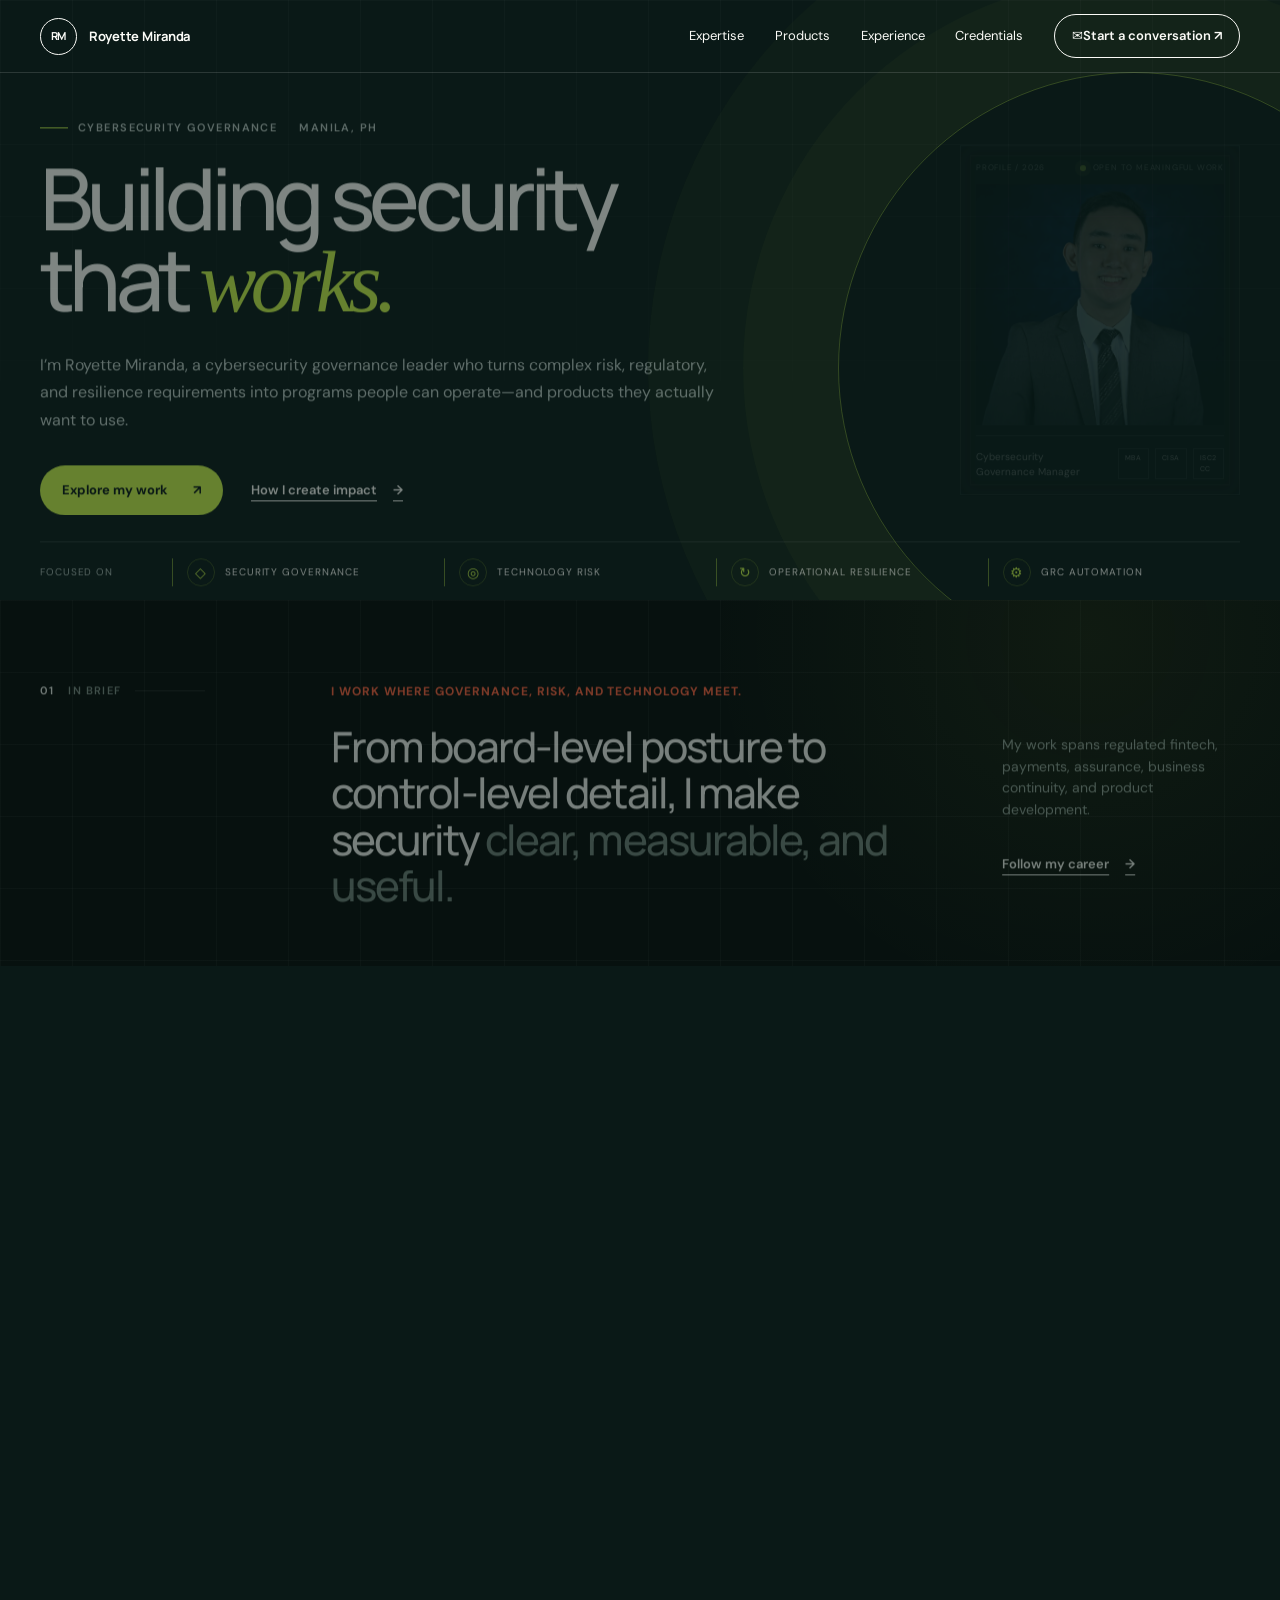
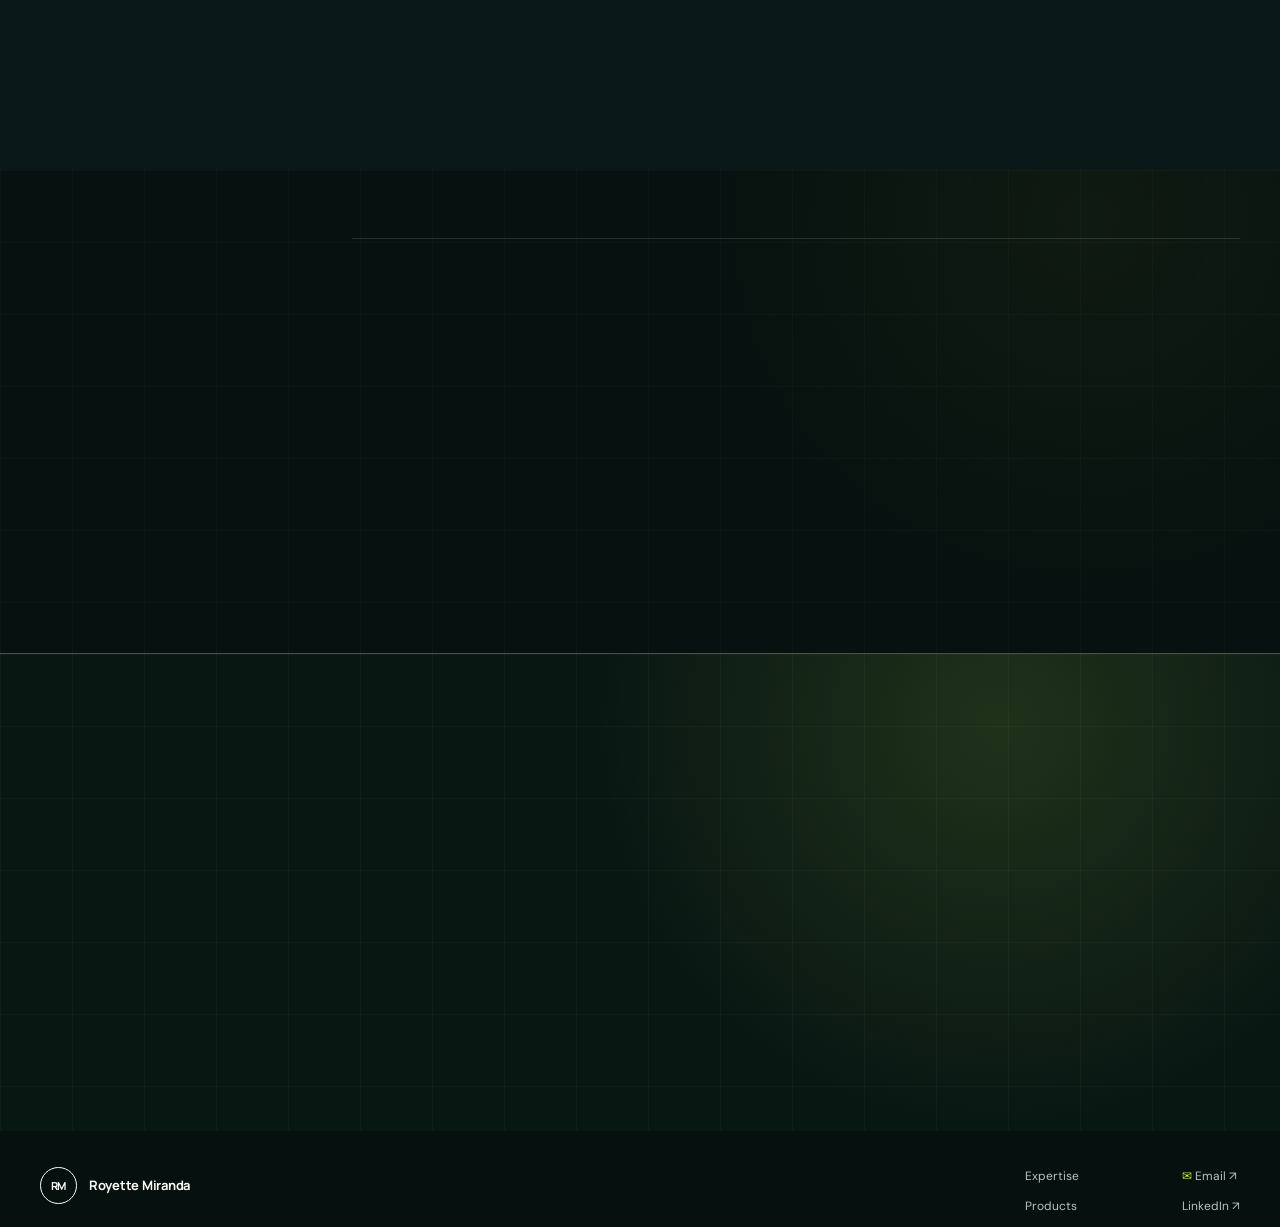
<file: Royette_Miranda_Portfolio_2026.html>
<!doctype html>
<html lang="en">
<head>
  <meta charset="utf-8">
  <meta name="viewport" content="width=device-width, initial-scale=1">
  <meta http-equiv="refresh" content="0; url=index.html">
  <link rel="canonical" href="index.html">
  <title>Royette B. Miranda — Portfolio</title>
</head>
<body>
  <p>This portfolio has moved to <a href="index.html">the new home page</a>.</p>
</body>
</html>
</file>
<file: assets/styles.css>
@import url('https://fonts.googleapis.com/css2?family=DM+Sans:wght@400;500;600;700&family=Manrope:wght@400;500;600;700&display=swap');

:root {
  --ink: #0a1917;
  --ink-2: #102722;
  --paper: #f1f0e9;
  --paper-2: #e7e6dd;
  --white: #fbfbf7;
  --acid: #c9f34b;
  --orange: #ff6946;
  --sage: #8ea398;
  --muted: #69736e;
  --line: rgba(10, 25, 23, .16);
  --display: "Manrope", "Arial Narrow", sans-serif;
  --body: "DM Sans", Arial, sans-serif;
  --shell: min(1280px, calc(100vw - 72px));
}

* { box-sizing: border-box; }
html { scroll-behavior: smooth; }
body { margin: 0; color: var(--ink); background: var(--paper); font-family: var(--body); line-height: 1.55; -webkit-font-smoothing: antialiased; }
a { color: inherit; }
button { font: inherit; }
.site-nav a:focus-visible, .button:focus-visible, .text-link:focus-visible, .work-card:focus-visible, .proof-row:focus-visible, .next-page:focus-visible, .menu-toggle:focus-visible { outline: 2px solid var(--acid); outline-offset: 5px; }
.shell { width: var(--shell); margin-inline: auto; }
.sr-only { position: absolute; width: 1px; height: 1px; padding: 0; overflow: hidden; clip: rect(0,0,0,0); white-space: nowrap; border: 0; }
.skip-link { position: fixed; z-index: 200; left: 16px; top: 12px; transform: translateY(-150%); background: var(--acid); color: var(--ink); padding: 10px 16px; font-weight: 700; text-decoration: none; }
.skip-link:focus { transform: none; }

.site-header { position: fixed; inset: 0 0 auto; z-index: 100; color: var(--white); border-bottom: 1px solid rgba(255,255,255,.12); transition: background .25s ease, color .25s ease, border-color .25s ease; }
.site-header.scrolled { color: var(--ink); background: rgba(241,240,233,.92); border-color: var(--line); backdrop-filter: blur(16px); }
.nav-shell { min-height: 84px; display: flex; align-items: center; justify-content: space-between; gap: 36px; }
.wordmark { display: inline-flex; align-items: center; gap: 12px; font-family: var(--display); font-size: 13px; font-weight: 700; letter-spacing: -.02em; text-decoration: none; }
.wordmark-mark { width: 37px; aspect-ratio: 1; display: grid; place-items: center; border: 1px solid currentColor; border-radius: 50%; font-size: 11px; }
.site-nav { display: flex; align-items: center; gap: clamp(18px, 2.4vw, 34px); font-size: 13px; }
.site-nav a { text-decoration: none; position: relative; }
.site-nav > a:not(.nav-contact)::after { content: ""; position: absolute; left: 0; right: 100%; bottom: -7px; height: 1px; background: currentColor; transition: right .22s ease; }
.site-nav > a:hover::after, .site-nav > a:focus-visible::after { right: 0; }
.site-nav > a[aria-current="page"]::after { right: 0; background: var(--acid); }
.nav-contact { border: 1px solid currentColor; border-radius: 999px; padding: 11px 17px; font-weight: 600; }
.menu-toggle { display: none; padding: 8px; border: 0; background: transparent; color: inherit; }
.menu-toggle > span:not(.sr-only) { width: 23px; height: 1px; display: block; margin: 5px 0; background: currentColor; }

.hero { min-height: 900px; position: relative; overflow: hidden; color: var(--white); background: var(--ink); padding: 172px 0 0; }
.hero::before { content: ""; position: absolute; width: 590px; height: 590px; right: -150px; top: 72px; border: 1px solid rgba(201,243,75,.22); border-radius: 50%; box-shadow: 0 0 0 95px rgba(201,243,75,.025), 0 0 0 190px rgba(201,243,75,.018); }
.hero-grid { position: absolute; inset: 0; opacity: .5; background-image: linear-gradient(rgba(255,255,255,.045) 1px, transparent 1px), linear-gradient(90deg, rgba(255,255,255,.045) 1px, transparent 1px); background-size: 72px 72px; mask-image: linear-gradient(to bottom, black, transparent 82%); }
.hero-layout { position: relative; display: grid; grid-template-columns: 1.35fr .65fr; align-items: center; gap: clamp(50px, 8vw, 130px); }
.kicker { display: flex; align-items: center; gap: 22px; color: #b9c6c1; font-size: 11px; font-weight: 600; letter-spacing: .13em; text-transform: uppercase; }
.kicker span:first-child { display: flex; align-items: center; gap: 10px; }
.kicker span:first-child::before { content: ""; width: 28px; height: 1px; background: var(--acid); }
.hero h1 { max-width: 820px; margin: 28px 0 34px; font-family: var(--display); font-size: clamp(54px, 6.7vw, 98px); font-weight: 500; letter-spacing: -.065em; line-height: .94; }
.hero h1 em, .cta-section h2 em { color: var(--acid); font-family: Georgia, serif; font-weight: 400; }
.hero-intro { max-width: 690px; color: #bdcac5; font-size: clamp(16px, 1.15vw, 19px); line-height: 1.7; }
.hero-actions { display: flex; align-items: center; gap: 28px; margin-top: 42px; }
.button { display: inline-flex; align-items: center; justify-content: center; gap: 25px; min-height: 50px; padding: 0 21px; border: 1px solid transparent; border-radius: 999px; font-size: 13px; font-weight: 700; text-decoration: none; transition: transform .2s ease, background .2s ease, color .2s ease; }
.button:hover { transform: translateY(-2px); }
.button-primary { color: var(--ink); background: var(--acid); }
.button-primary:hover { background: #dcff72; }
.text-link { display: inline-flex; align-items: center; gap: 16px; color: var(--white); font-size: 13px; font-weight: 600; text-decoration-thickness: 1px; text-underline-offset: 6px; }
.text-link span { transition: transform .2s ease; }
.text-link:hover span { transform: translateX(5px); }
.text-link.dark { color: var(--ink); }

.profile-panel { min-height: 500px; position: relative; display: flex; flex-direction: column; justify-content: space-between; padding: 22px; border: 1px solid rgba(255,255,255,.16); background: rgba(255,255,255,.055); backdrop-filter: blur(10px); }
.profile-panel::after { content: ""; position: absolute; inset: 9px; border: 1px solid rgba(255,255,255,.08); pointer-events: none; }
.profile-topline { position: relative; z-index: 1; display: flex; justify-content: space-between; gap: 15px; color: #9eada8; font-size: 9px; letter-spacing: .1em; text-transform: uppercase; }
.status { display: flex; align-items: center; gap: 7px; }
.status i { width: 6px; height: 6px; border-radius: 50%; background: var(--acid); box-shadow: 0 0 0 5px rgba(201,243,75,.1); }
.portrait-stage { position: relative; flex: 1; min-height: 330px; display: grid; place-items: center; overflow: hidden; margin: 18px 0; background: rgba(255,255,255,.02); }
.portrait-stage::after { content: ""; position: absolute; z-index: 2; inset: auto 0 0; height: 32%; pointer-events: none; background: linear-gradient(transparent, rgba(10,25,23,.48)); }
.profile-photo { position: absolute; z-index: 1; inset: 0; width: 100%; height: 100%; display: block; object-fit: cover; object-position: center top; filter: saturate(.88) contrast(1.03); }
.profile-photo[hidden] { display: none; }
.monogram { position: relative; align-self: center; display: flex; align-items: baseline; gap: 3px; font-family: var(--display); font-size: clamp(90px, 10vw, 150px); font-weight: 600; letter-spacing: -.11em; line-height: 1; }
.monogram span:last-of-type { color: var(--acid); }
.monogram-orbit { position: absolute; width: 245px; height: 95px; left: 50%; top: 50%; border: 1px solid rgba(201,243,75,.5); border-radius: 50%; transform: translate(-50%,-50%) rotate(-25deg); }
.monogram-orbit::after { content: ""; position: absolute; width: 9px; height: 9px; left: 20px; top: 17px; border-radius: 50%; background: var(--orange); }
.profile-meta { position: relative; z-index: 1; display: flex; justify-content: space-between; align-items: end; gap: 18px; border-top: 1px solid rgba(255,255,255,.15); padding-top: 18px; }
.profile-meta p { max-width: 170px; margin: 0; font-size: 12px; line-height: 1.45; }
.profile-meta ul { display: flex; gap: 6px; margin: 0; padding: 0; list-style: none; }
.profile-meta li { padding: 5px 7px; border: 1px solid rgba(255,255,255,.16); font-size: 8px; letter-spacing: .08em; }
.capability-rail { position: relative; display: grid; grid-template-columns: .25fr 1.75fr; align-items: center; margin-top: 86px; padding: 25px 0; border-top: 1px solid rgba(255,255,255,.14); color: #aab8b3; font-size: 10px; letter-spacing: .11em; text-transform: uppercase; }
.capability-rail p { margin: 0; }
.capability-rail div { display: grid; grid-template-columns: repeat(4, 1fr); gap: 20px; color: var(--white); }
.capability-rail span { padding-left: 18px; border-left: 1px solid rgba(201,243,75,.5); }

.intro-section { padding: 130px 0; background: var(--paper); }
.intro-grid { display: grid; grid-template-columns: .45fr 1.25fr .5fr; gap: clamp(34px, 6vw, 90px); align-items: start; }
.section-index { display: flex; align-items: center; gap: 14px; color: var(--muted); font-size: 11px; font-weight: 600; letter-spacing: .11em; text-transform: uppercase; }
.section-index span { color: var(--ink); }
.section-index::after { content: ""; flex: 1; max-width: 70px; height: 1px; background: var(--line); }
.section-index.light { color: #99aaa4; }
.section-index.light span { color: var(--acid); }
.section-index.light::after { background: rgba(255,255,255,.16); }
.intro-statement > p { margin: 0 0 22px; color: var(--orange); font-size: 12px; font-weight: 700; text-transform: uppercase; letter-spacing: .08em; }
.intro-statement h2 { margin: 0; font-family: var(--display); font-size: clamp(31px, 3.3vw, 49px); font-weight: 500; letter-spacing: -.045em; line-height: 1.1; }
.intro-statement h2 span { color: var(--muted); }
.intro-aside { padding-top: 52px; }
.intro-aside p { margin-bottom: 30px; color: var(--muted); font-size: 14px; }

.work-section { padding: 120px 0; color: var(--white); background: var(--ink); }
.section-heading { display: grid; grid-template-columns: .55fr 1fr .65fr; gap: 40px; align-items: end; margin-bottom: 56px; }
.section-heading h2 { margin: 0; font-family: var(--display); font-size: clamp(35px, 4vw, 56px); font-weight: 500; letter-spacing: -.05em; }
.section-heading > p { margin: 0; color: #9dafaa; font-size: 14px; }
.featured-work { display: grid; grid-template-columns: 1.15fr .85fr; gap: 18px; }
.work-card { min-height: 540px; display: flex; flex-direction: column; justify-content: space-between; padding: 28px; overflow: hidden; position: relative; color: var(--ink); text-decoration: none; transition: transform .25s ease; }
.work-card:hover { transform: translateY(-5px); }
.work-card::before { content: ""; position: absolute; width: 340px; height: 340px; right: -75px; top: 65px; border: 1px solid currentColor; border-radius: 50%; opacity: .14; box-shadow: 0 0 0 65px rgba(10,25,23,.05), 0 0 0 130px rgba(10,25,23,.035); }
.work-card-prism { background: var(--acid); }
.work-card-dax { background: #d2d8d3; }
.work-card-head { display: flex; justify-content: space-between; gap: 20px; font-size: 10px; letter-spacing: .1em; text-transform: uppercase; }
.product-word { position: relative; z-index: 1; align-self: center; font-family: var(--display); font-size: clamp(50px, 5.8vw, 82px); font-weight: 700; letter-spacing: -.07em; }
.product-word span { color: var(--orange); }
.work-card-copy { display: grid; grid-template-columns: 1fr auto; align-items: end; gap: 25px; border-top: 1px solid rgba(10,25,23,.2); padding-top: 20px; }
.work-card-copy h3 { max-width: 480px; margin: 0; font-family: var(--display); font-size: clamp(20px, 1.9vw, 27px); font-weight: 500; line-height: 1.2; letter-spacing: -.03em; }
.circle-arrow { width: 48px; aspect-ratio: 1; display: grid; place-items: center; border: 1px solid currentColor; border-radius: 50%; transition: transform .25s ease; }
.work-card:hover .circle-arrow { transform: rotate(45deg); }
.work-footer { display: flex; align-items: center; justify-content: space-between; gap: 30px; margin-top: 28px; color: #9dafaa; font-size: 13px; }
.work-footer p { margin: 0; }
.work-footer strong { color: var(--white); }
.button-ghost { border-color: rgba(255,255,255,.25); color: var(--white); }
.button-ghost:hover { color: var(--ink); background: var(--white); }

.proof-section { padding: 125px 0; }
.proof-grid { display: grid; grid-template-columns: .4fr 1.6fr; gap: clamp(30px, 7vw, 110px); }
.proof-list { border-top: 1px solid var(--line); }
.proof-row { display: grid; grid-template-columns: 45px 1fr 1fr auto; gap: 30px; align-items: center; padding: 28px 0; border-bottom: 1px solid var(--line); text-decoration: none; }
.proof-row h3 { margin: 0; font-family: var(--display); font-size: clamp(22px, 2.1vw, 32px); font-weight: 500; letter-spacing: -.035em; }
.proof-row p, .proof-number { margin: 0; color: var(--muted); font-size: 12px; }
.proof-row > span:last-child { width: 38px; aspect-ratio: 1; display: grid; place-items: center; border: 1px solid var(--line); border-radius: 50%; transition: color .2s ease, background .2s ease, transform .2s ease; }
.proof-row:hover > span:last-child { color: var(--ink); background: var(--acid); transform: rotate(45deg); }

.cta-section { padding: 120px 0; color: var(--white); background: var(--orange); }
.cta-section .kicker { color: #ffe2d9; }
.cta-section .kicker span:first-child::before { background: var(--ink); }
.cta-section h2 { max-width: 920px; margin: 45px 0 65px; font-family: var(--display); font-size: clamp(42px, 5.8vw, 78px); font-weight: 500; line-height: 1; letter-spacing: -.06em; }
.cta-section h2 em { color: var(--ink); }
.cta-bottom { display: flex; justify-content: space-between; align-items: end; gap: 40px; padding-top: 28px; border-top: 1px solid rgba(10,25,23,.28); }
.cta-bottom p { max-width: 570px; margin: 0; color: #4d2821; font-size: 15px; }
.button-light { color: var(--ink); background: var(--white); }

.site-footer { padding: 60px 0 25px; color: #b6c3bf; background: #06110f; }
.footer-main { display: grid; grid-template-columns: 1fr auto auto; gap: clamp(40px, 7vw, 100px); align-items: start; padding-bottom: 70px; }
.footer-wordmark { color: var(--white); }
.footer-links, .footer-social { display: grid; gap: 11px; font-size: 12px; }
.footer-links a, .footer-social a { text-decoration: none; }
.footer-links a:hover, .footer-social a:hover { color: var(--acid); }
.footer-base { display: flex; justify-content: space-between; gap: 25px; padding-top: 20px; border-top: 1px solid rgba(255,255,255,.1); font-size: 9px; letter-spacing: .1em; text-transform: uppercase; }

.reveal { opacity: 0; transform: translateY(24px); transition: opacity .7s ease, transform .7s ease; }
.reveal.visible { opacity: 1; transform: none; }
.reveal-delay { transition-delay: .12s; }
@media (prefers-reduced-motion: reduce) { html { scroll-behavior: auto; } .reveal { opacity: 1; transform: none; transition: none; } }

@media (max-width: 980px) {
  :root { --shell: min(100% - 40px, 900px); }
  .hero { min-height: auto; padding-top: 140px; }
  .hero-layout { grid-template-columns: 1fr; }
  .hero-copy { max-width: 760px; }
  .profile-panel { min-height: 500px; max-width: 620px; width: 100%; }
  .capability-rail { grid-template-columns: 1fr; gap: 18px; }
  .intro-grid { grid-template-columns: 1fr 2fr; }
  .intro-aside { grid-column: 2; padding-top: 0; }
  .section-heading { grid-template-columns: 1fr 1fr; }
  .section-heading .section-index { grid-column: 1 / -1; }
  .work-card { min-height: 450px; }
  .proof-grid { grid-template-columns: 1fr; }
}

@media (max-width: 760px) {
  :root { --shell: calc(100% - 28px); }
  .nav-shell { min-height: 72px; }
  .menu-toggle { display: block; z-index: 2; }
  .site-nav { position: fixed; inset: 0; display: flex; flex-direction: column; align-items: flex-start; justify-content: center; gap: 24px; padding: 80px 32px; color: var(--white); background: var(--ink); font-family: var(--display); font-size: 30px; transform: translateX(100%); transition: transform .3s ease; }
  .site-nav.open { transform: none; }
  .nav-contact { margin-top: 15px; font-family: var(--body); font-size: 14px; }
  .menu-toggle.open span:first-child { transform: translateY(6px) rotate(45deg); }
  .menu-toggle.open span:nth-child(2) { opacity: 0; }
  .menu-toggle.open span:nth-child(3) { transform: translateY(-6px) rotate(-45deg); }
  .site-header.menu-open { color: var(--white); }
  .hero { padding-top: 125px; }
  .hero h1 { font-size: clamp(50px, 15vw, 72px); }
  .hero-actions { align-items: flex-start; flex-direction: column; }
  .profile-panel { min-height: 500px; }
  .monogram { font-size: 100px; }
  .capability-rail { margin-top: 60px; }
  .capability-rail div { grid-template-columns: 1fr 1fr; gap: 16px; }
  .intro-section, .work-section, .proof-section, .cta-section { padding: 85px 0; }
  .intro-grid { grid-template-columns: 1fr; }
  .intro-aside { grid-column: auto; }
  .section-heading { grid-template-columns: 1fr; }
  .featured-work { grid-template-columns: 1fr; }
  .work-card { min-height: 420px; }
  .work-footer, .cta-bottom { align-items: flex-start; flex-direction: column; }
  .proof-row { grid-template-columns: 30px 1fr auto; gap: 15px; }
  .proof-row p { grid-column: 2 / -1; }
  .cta-section h2 { margin-block: 35px 50px; }
  .footer-main { grid-template-columns: 1fr 1fr; }
  .footer-wordmark { grid-column: 1 / -1; }
}

@media (max-width: 480px) {
  .profile-topline, .profile-meta { align-items: flex-start; flex-direction: column; }
  .profile-panel { min-height: 500px; }
  .capability-rail div { grid-template-columns: 1fr; }
  .work-card { min-height: 390px; }
  .work-card-copy { grid-template-columns: 1fr; }
  .footer-main { grid-template-columns: 1fr; }
  .footer-wordmark { grid-column: auto; }
  .footer-base { flex-direction: column; }
}

/* Interior pages */
.page-hero { position: relative; overflow: hidden; min-height: 650px; display: flex; align-items: flex-end; padding: 180px 0 82px; color: var(--white); background: var(--ink); }
.page-hero::before { content: ""; position: absolute; inset: 0; opacity: .45; background-image: linear-gradient(rgba(255,255,255,.045) 1px, transparent 1px), linear-gradient(90deg, rgba(255,255,255,.045) 1px, transparent 1px); background-size: 72px 72px; mask-image: linear-gradient(to right, black, transparent 80%); }
.page-hero::after { content: attr(data-page); position: absolute; right: -2vw; bottom: -8vw; color: transparent; -webkit-text-stroke: 1px rgba(255,255,255,.07); font-family: var(--display); font-size: clamp(150px, 22vw, 330px); font-weight: 700; letter-spacing: -.09em; line-height: 1; }
.page-hero-inner { position: relative; z-index: 1; width: 100%; }
.page-hero .section-index { margin-bottom: 45px; }
.page-hero-layout { display: grid; grid-template-columns: 1.35fr .65fr; gap: 70px; align-items: end; }
.page-hero h1 { max-width: 900px; margin: 0; font-family: var(--display); font-size: clamp(56px, 7vw, 96px); font-weight: 500; letter-spacing: -.065em; line-height: .94; }
.page-hero h1 em { color: var(--acid); font-family: Georgia, serif; font-weight: 400; }
.page-hero-summary { max-width: 440px; margin: 0 0 6px; color: #aebdb8; font-size: 16px; line-height: 1.7; }
.page-hero-summary strong { color: var(--white); font-weight: 500; }
.page-nav { position: relative; z-index: 2; color: var(--ink); background: var(--acid); }
.page-nav-inner { min-height: 60px; display: flex; align-items: center; gap: 34px; overflow-x: auto; scrollbar-width: none; }
.page-nav-inner::-webkit-scrollbar { display: none; }
.page-nav a { flex: none; font-size: 10px; font-weight: 700; letter-spacing: .1em; text-decoration: none; text-transform: uppercase; }
.page-nav a:hover { text-decoration: underline; text-underline-offset: 5px; }

.content-section { padding: 115px 0; }
.content-section.alt { background: var(--paper-2); }
.content-section.dark { color: var(--white); background: var(--ink); }
.content-section.orange { background: var(--orange); }
.content-heading { display: grid; grid-template-columns: .45fr 1.15fr .55fr; gap: 50px; align-items: start; margin-bottom: 60px; }
.content-heading h2 { margin: 0; font-family: var(--display); font-size: clamp(34px, 4vw, 56px); font-weight: 500; letter-spacing: -.045em; line-height: 1.05; }
.content-heading > p { margin: 0; color: var(--muted); font-size: 14px; }
.dark .content-heading > p { color: #9dafaa; }
.dark .content-heading h2 { color: var(--white); }
.content-kicker { margin: 0 0 15px; color: var(--orange); font-size: 10px; font-weight: 700; letter-spacing: .11em; text-transform: uppercase; }

.expertise-stack { border-top: 1px solid var(--line); }
.expertise-item { display: grid; grid-template-columns: 70px .65fr 1fr; gap: clamp(24px, 5vw, 80px); padding: 50px 0; border-bottom: 1px solid var(--line); scroll-margin-top: 85px; }
.expertise-item-number { color: var(--orange); font-size: 11px; }
.expertise-item h2 { margin: 0; font-family: var(--display); font-size: clamp(29px, 3.2vw, 44px); font-weight: 500; letter-spacing: -.04em; line-height: 1.05; }
.expertise-item-copy > p { max-width: 680px; margin: 0 0 28px; color: var(--muted); font-size: 15px; }
.capability-list { display: grid; grid-template-columns: 1fr 1fr; gap: 0 25px; margin: 0; padding: 0; list-style: none; border-top: 1px solid var(--line); }
.capability-list li { position: relative; padding: 13px 0 13px 15px; border-bottom: 1px solid var(--line); font-size: 12px; }
.capability-list li::before { content: ""; position: absolute; left: 0; top: 21px; width: 5px; height: 5px; border-radius: 50%; background: var(--acid); box-shadow: 0 0 0 1px var(--ink); }
.principles-grid { display: grid; grid-template-columns: repeat(3, 1fr); gap: 1px; background: rgba(255,255,255,.13); border: 1px solid rgba(255,255,255,.13); }
.principle { min-height: 310px; padding: 30px; background: var(--ink); }
.principle > span { color: var(--acid); font-size: 10px; }
.principle h3 { margin: 100px 0 18px; font-family: var(--display); font-size: 28px; font-weight: 500; letter-spacing: -.04em; }
.principle p { margin: 0; color: #9dafaa; font-size: 13px; }

.product-feature { display: grid; grid-template-columns: .85fr 1.15fr; min-height: 620px; margin-bottom: 22px; border: 1px solid var(--line); scroll-margin-top: 84px; }
.product-visual { position: relative; min-height: 480px; display: flex; flex-direction: column; justify-content: space-between; overflow: hidden; padding: 30px; color: var(--ink); background: var(--acid); }
.product-visual.gray { background: #d2d8d3; }
.product-visual.orange { background: var(--orange); }
.product-visual::before { content: ""; position: absolute; width: 380px; aspect-ratio: 1; right: -100px; top: 90px; border: 1px solid currentColor; border-radius: 50%; opacity: .17; box-shadow: 0 0 0 70px rgba(10,25,23,.08), 0 0 0 140px rgba(10,25,23,.04); }
.product-visual-label { display: flex; justify-content: space-between; font-size: 9px; letter-spacing: .1em; text-transform: uppercase; }
.product-visual-word { position: relative; z-index: 1; font-family: var(--display); font-size: clamp(38px, 3.8vw, 58px); font-weight: 700; letter-spacing: -.055em; }
.product-visual-word span { color: var(--white); }
.product-visual-foot { position: relative; z-index: 1; display: grid; grid-template-columns: repeat(3, 1fr); gap: 7px; }
.product-visual-foot span { padding: 9px; border: 1px solid rgba(10,25,23,.25); font-size: 8px; text-align: center; text-transform: uppercase; }
.product-detail { padding: clamp(35px, 6vw, 76px); background: var(--white); }
.product-detail h2 { max-width: 670px; margin: 18px 0 25px; font-family: var(--display); font-size: clamp(31px, 3.6vw, 48px); font-weight: 500; letter-spacing: -.05em; line-height: 1.08; }
.product-detail > p { max-width: 650px; color: var(--muted); font-size: 15px; }
.detail-label { color: var(--orange); font-size: 10px; font-weight: 700; letter-spacing: .12em; text-transform: uppercase; }
.feature-grid { display: grid; grid-template-columns: 1fr 1fr; gap: 0 28px; margin-top: 35px; border-top: 1px solid var(--line); }
.feature-grid div { padding: 17px 0; border-bottom: 1px solid var(--line); }
.feature-grid strong { display: block; margin-bottom: 4px; font-size: 12px; }
.feature-grid span { color: var(--muted); font-size: 11px; }
.role-note { margin-top: 35px; padding: 14px 0 0; border-top: 1px solid var(--line); color: var(--ink) !important; font-size: 10px !important; font-weight: 700; letter-spacing: .09em; text-transform: uppercase; }
.confidential-note { display: flex; gap: 14px; max-width: 760px; margin: 45px auto 0; color: var(--muted); font-size: 11px; text-align: center; }

.timeline-list { position: relative; }
.timeline-list::before { content: ""; position: absolute; left: 182px; inset-block: 0; width: 1px; background: var(--line); }
.timeline-entry { display: grid; grid-template-columns: 150px 1fr; gap: 65px; position: relative; padding: 0 0 70px; }
.timeline-entry::before { content: ""; position: absolute; left: 178px; top: 7px; width: 9px; height: 9px; border: 2px solid var(--paper); border-radius: 50%; background: var(--orange); box-shadow: 0 0 0 1px var(--ink); }
.timeline-date { color: var(--muted); font-size: 10px; font-weight: 700; letter-spacing: .08em; text-transform: uppercase; }
.timeline-content { display: grid; grid-template-columns: .65fr 1fr; gap: clamp(35px, 7vw, 110px); padding-bottom: 70px; border-bottom: 1px solid var(--line); }
.timeline-content h2 { margin: 0 0 10px; font-family: var(--display); font-size: clamp(27px, 3vw, 40px); font-weight: 500; letter-spacing: -.04em; line-height: 1.06; }
.timeline-company { margin: 0; color: var(--orange); font-size: 12px; font-weight: 700; }
.timeline-description > p { margin-top: 0; color: var(--muted); font-size: 15px; }
.timeline-description ul { margin: 25px 0 0; padding: 0; list-style: none; border-top: 1px solid var(--line); }
.timeline-description li { padding: 12px 0; border-bottom: 1px solid var(--line); color: var(--muted); font-size: 12px; }
.career-bridge { display: grid; grid-template-columns: .6fr 1.4fr; gap: 70px; align-items: center; }
.career-bridge h2 { margin: 0; font-family: var(--display); font-size: clamp(35px, 4vw, 55px); font-weight: 500; letter-spacing: -.05em; line-height: 1.05; }
.career-bridge p { color: #9dafaa; }

.credential-lead { display: grid; grid-template-columns: 1fr 1fr; gap: 70px; margin-bottom: 80px; }
.education-card { padding: 35px; border-top: 3px solid var(--orange); background: var(--white); }
.education-card + .education-card { margin-top: 16px; }
.education-card .year { color: var(--muted); font-size: 10px; letter-spacing: .1em; text-transform: uppercase; }
.education-card h3 { margin: 45px 0 12px; font-family: var(--display); font-size: clamp(24px, 2.5vw, 34px); font-weight: 500; letter-spacing: -.035em; line-height: 1.1; }
.education-card p { margin: 0; color: var(--muted); font-size: 13px; }
.education-card.award { color: var(--white); border-color: var(--acid); background: var(--ink); }
.education-card.award .year, .education-card.award p { color: #9dafaa; }
.cert-grid { display: grid; grid-template-columns: repeat(3, 1fr); gap: 12px; }
.cert-card { min-height: 230px; display: flex; flex-direction: column; justify-content: space-between; padding: 25px; border: 1px solid var(--line); background: var(--white); transition: transform .2s ease, border-color .2s ease; }
.cert-card:hover { transform: translateY(-4px); border-color: var(--orange); }
.cert-issuer { display: flex; align-items: center; justify-content: space-between; color: var(--orange); font-size: 9px; font-weight: 700; letter-spacing: .11em; text-transform: uppercase; }
.cert-issuer::after { content: ""; width: 7px; height: 7px; border-radius: 50%; background: var(--acid); box-shadow: 0 0 0 1px var(--ink); }
.cert-card h3 { margin: 0; font-family: var(--display); font-size: 21px; font-weight: 500; letter-spacing: -.035em; line-height: 1.15; }
.cert-card.primary { min-height: 310px; color: var(--white); background: var(--ink); }
.cert-card.primary h3 { font-size: 28px; }
.cert-card.primary .cert-issuer::after { box-shadow: none; }
.credential-note { margin-top: 25px; color: var(--muted); font-size: 11px; }

.next-page { display: block; position: relative; overflow: hidden; padding: 90px 0; color: var(--white); background: var(--orange); text-decoration: none; }
.next-page::after { content: "↗"; position: absolute; right: 4vw; top: 50%; color: rgba(10,25,23,.15); font-size: 200px; transform: translateY(-50%); }
.next-page-inner { position: relative; z-index: 1; display: flex; align-items: end; justify-content: space-between; gap: 40px; }
.next-page p { margin: 0 0 15px; color: #552a22; font-size: 10px; font-weight: 700; letter-spacing: .1em; text-transform: uppercase; }
.next-page h2 { margin: 0; font-family: var(--display); font-size: clamp(39px, 5.5vw, 68px); font-weight: 500; letter-spacing: -.06em; line-height: .96; }
.next-page .circle-arrow { flex: none; width: 65px; color: var(--ink); }
.next-page:hover .circle-arrow { color: var(--ink); background: var(--acid); transform: rotate(45deg); }

@media (max-width: 980px) {
  .page-hero-layout, .content-heading { grid-template-columns: 1fr 1fr; }
  .page-hero-summary { grid-column: 2; }
  .content-heading .section-index { grid-column: 1 / -1; }
  .expertise-item { grid-template-columns: 50px 1fr; }
  .expertise-item-copy { grid-column: 2; }
  .product-feature { grid-template-columns: 1fr; }
  .product-visual { min-height: 420px; }
  .timeline-content { grid-template-columns: 1fr; }
  .credential-lead { gap: 25px; }
  .cert-grid { grid-template-columns: repeat(2, 1fr); }
}

@media (max-width: 760px) {
  .page-hero { min-height: 600px; padding: 145px 0 65px; }
  .page-hero-layout, .content-heading { grid-template-columns: 1fr; }
  .page-hero-summary { grid-column: auto; }
  .page-hero h1 { font-size: clamp(50px, 16vw, 76px); }
  .page-hero .section-index { margin-bottom: 35px; }
  .content-section { padding: 80px 0; }
  .expertise-item { grid-template-columns: 30px 1fr; gap: 20px; }
  .expertise-item-copy { grid-column: 1 / -1; padding-left: 50px; }
  .capability-list, .feature-grid { grid-template-columns: 1fr; }
  .principles-grid { grid-template-columns: 1fr; }
  .principle { min-height: 240px; }
  .principle h3 { margin-top: 65px; }
  .product-detail { padding: 30px 22px; }
  .timeline-list::before { left: 9px; }
  .timeline-entry { grid-template-columns: 1fr; gap: 18px; padding-left: 34px; }
  .timeline-entry::before { left: 4px; }
  .timeline-content { padding-bottom: 50px; }
  .career-bridge, .credential-lead { grid-template-columns: 1fr; }
  .cert-grid { grid-template-columns: 1fr; }
  .cert-card, .cert-card.primary { min-height: 220px; }
  .next-page { padding: 70px 0; }
  .next-page-inner { align-items: flex-start; flex-direction: column; }
}

/* Compact rhythm and icon refinement */
.hero { min-height: 780px; padding-top: 142px; }
.hero h1 { margin-block: 22px 28px; }
.hero-actions { margin-top: 32px; }
.profile-panel { min-height: 460px; padding: 20px; }
.portrait-stage { min-height: 292px; margin-block: 14px; }
.capability-rail { grid-template-columns: .22fr 1.78fr; margin-top: 52px; padding-block: 20px; letter-spacing: .09em; }
.capability-rail span { display: flex; align-items: center; gap: 10px; padding-left: 14px; }
.mini-icon { width: 28px; height: 28px; display: inline-grid; flex: none; place-items: center; color: var(--acid); border: 1px solid rgba(201,243,75,.25); border-radius: 50%; font-family: Arial, sans-serif; font-size: 14px; font-style: normal; line-height: 1; }
.intro-section { padding-block: 92px; }
.intro-aside { padding-top: 38px; }
.work-section { padding-block: 90px; }
.section-heading { margin-bottom: 42px; }
.work-card { min-height: 460px; padding: 26px; }
.proof-section { padding-block: 88px; }
.proof-row { grid-template-columns: 52px 1fr 1fr auto; gap: 26px; padding-block: 22px; }
.proof-number { display: grid; grid-template-columns: 34px auto; align-items: center; gap: 7px; }
.proof-number small { font-size: 8px; }
.practice-icon { width: 34px; height: 34px; display: grid; place-items: center; color: var(--ink); border: 1px solid var(--line); border-radius: 50%; font-family: Arial, sans-serif; font-size: 15px; font-style: normal; transition: background .2s ease; }
.proof-row:hover .practice-icon { background: var(--acid); }
.cta-section { padding-block: 88px; }
.cta-section h2 { margin-block: 34px 48px; }
.site-footer { padding-top: 44px; }
.footer-main { padding-bottom: 48px; }
.nav-contact::before, .cta-section .button-light::before { content: "✉"; font-family: Arial, sans-serif; font-size: 13px; font-weight: 400; }
.footer-social a:first-child::before { content: "✉ "; color: var(--acid); }
.page-hero { min-height: 550px; padding: 145px 0 62px; }
.page-hero .section-index { margin-bottom: 32px; }
.content-section { padding-block: 86px; }
.content-heading { margin-bottom: 44px; }
.expertise-item { padding-block: 38px; }
.principle { min-height: 255px; padding: 27px; }
.principle h3 { margin: 68px 0 16px; }
.principle h3::before { content: "✦"; display: block; margin-bottom: 14px; color: var(--acid); font-family: Arial, sans-serif; font-size: 15px; }
.product-feature { min-height: 540px; margin-bottom: 18px; }
.feature-grid { margin-top: 28px; }
.feature-grid strong::before { content: "↳"; margin-right: 8px; color: var(--orange); }
.timeline-entry { padding-bottom: 48px; }
.timeline-content { padding-bottom: 48px; }
.credential-lead { gap: 48px; margin-bottom: 58px; }
.cert-card { min-height: 195px; padding: 23px; }
.cert-issuer::after { width: auto; height: auto; content: "✦"; color: var(--ink); background: none; box-shadow: none; font-family: Arial, sans-serif; font-size: 13px; }
.cert-card.primary { min-height: 255px; }
.next-page { padding-block: 68px; }

@media (max-width: 980px) {
  .profile-panel { min-height: 460px; }
  .work-card { min-height: 410px; }
}

@media (max-width: 760px) {
  .profile-panel { min-height: 450px; }
  .capability-rail { margin-top: 42px; }
  .intro-section, .work-section, .proof-section, .cta-section { padding-block: 66px; }
  .work-card { min-height: 360px; }
  .proof-row { grid-template-columns: 48px 1fr auto; gap: 14px; }
  .page-hero { min-height: 510px; padding: 125px 0 50px; }
  .content-section { padding-block: 64px; }
  .principle { min-height: 210px; }
  .principle h3 { margin-top: 45px; }
  .cert-card, .cert-card.primary { min-height: 190px; }
  .next-page { padding-block: 58px; }
}

@media (max-width: 480px) {
  .profile-panel { min-height: 440px; }
}

/* Products page density */
.products-page .content-section { padding-block: 64px; }
.products-page .content-heading { margin-bottom: 32px; }
.products-page .product-feature { grid-template-columns: .74fr 1.26fr; min-height: 0; }
.products-page .product-visual { min-height: 430px; padding: 24px; }
.products-page .product-visual::before { width: 300px; right: -80px; top: 55px; box-shadow: 0 0 0 52px rgba(10,25,23,.07), 0 0 0 104px rgba(10,25,23,.035); }
.products-page .product-detail { padding: 36px 46px; }
.products-page .product-detail h2 { margin-block: 14px 18px; font-size: clamp(29px, 3vw, 42px); }
.products-page .product-detail > p { margin-bottom: 0; font-size: 14px; }
.products-page .feature-grid { margin-top: 22px; }
.products-page .feature-grid div { padding-block: 12px; }
.products-page .role-note { margin-top: 22px; padding-top: 11px; }
.products-page .product-visual-foot span { padding-block: 7px; }
.products-page .confidential-note { margin-top: 30px; }

@media (max-width: 980px) {
  .products-page .product-feature { grid-template-columns: 1fr; }
  .products-page .product-visual { min-height: 330px; }
  .products-page .product-detail { padding: 32px 34px; }
}

@media (max-width: 760px) {
  .products-page .content-section { padding-block: 52px; }
  .products-page .product-visual { min-height: 285px; padding: 20px; }
  .products-page .product-detail { padding: 25px 21px; }
  .products-page .product-detail h2 { font-size: clamp(28px, 10vw, 37px); }
  .products-page .feature-grid { margin-top: 18px; }
}

/* Cyber dark theme */
:root {
  --paper: #07110f;
  --paper-2: #0b1815;
  --muted: #8da19a;
  --line: rgba(218, 235, 227, .14);
}

body { color: #dfe9e4; background: #07110f; }
.site-header.scrolled { color: #eef5f1; background: rgba(5, 14, 12, .94); border-color: rgba(218,235,227,.12); }
.intro-section,
.proof-section,
.content-section:not(.dark):not(.orange) {
  color: #dfe9e4;
  background-color: #07110f;
  background-image:
    radial-gradient(circle at 85% 10%, rgba(201,243,75,.045), transparent 24rem),
    linear-gradient(rgba(218,235,227,.025) 1px, transparent 1px),
    linear-gradient(90deg, rgba(218,235,227,.025) 1px, transparent 1px);
  background-size: auto, 72px 72px, 72px 72px;
}
.content-section.alt { background-color: #0b1815; }
.content-section.dark { background: #040c0a; }
.content-section.orange { color: #dfe9e4; background: #0c1c18; }
.section-index { color: #80958d; }
.section-index span { color: #e9f2ed; }
.section-index.light span { color: var(--acid); }
.intro-statement h2,
.section-heading h2,
.proof-row h3,
.content-heading h2,
.expertise-item h2,
.product-detail h2,
.timeline-content h2,
.career-bridge h2,
.education-card h3,
.cert-card h3 { color: #f1f6f2; }
.intro-statement h2 span { color: #71877e; }
.text-link.dark { color: #edf4f0; }
.intro-aside p,
.section-heading > p,
.content-heading > p,
.expertise-item-copy > p,
.timeline-description > p,
.timeline-description li,
.education-card p,
.credential-note { color: var(--muted); }
.proof-row > span:last-child { color: #e7efeb; }
.practice-icon { color: #e7efeb; }
.proof-row:hover .practice-icon { color: var(--ink); }

.product-feature { border-color: rgba(218,235,227,.16); box-shadow: 0 20px 55px rgba(0,0,0,.24); }
.product-detail { color: #dfe9e4; background: #0e1c19; }
.product-detail > p,
.feature-grid span,
.confidential-note { color: var(--muted); }
.role-note { color: #e9f2ed !important; }
.feature-grid,
.feature-grid div,
.role-note { border-color: rgba(218,235,227,.14); }

.education-card,
.cert-card { color: #dfe9e4; background: #0e1c19; border-color: rgba(218,235,227,.14); box-shadow: 0 14px 38px rgba(0,0,0,.18); }
.education-card.award,
.cert-card.primary { background: #040c0a; }
.cert-issuer::after { color: var(--acid); }
.timeline-content,
.timeline-description ul,
.timeline-description li,
.expertise-stack,
.expertise-item,
.capability-list,
.capability-list li,
.proof-list,
.proof-row { border-color: rgba(218,235,227,.14); }

.cta-section {
  color: #edf4f0;
  background-color: #091713;
  background-image:
    radial-gradient(circle at 78% 15%, rgba(201,243,75,.12), transparent 25rem),
    linear-gradient(rgba(218,235,227,.035) 1px, transparent 1px),
    linear-gradient(90deg, rgba(218,235,227,.035) 1px, transparent 1px);
  background-size: auto, 72px 72px, 72px 72px;
  border-top: 1px solid rgba(201,243,75,.3);
}
.cta-section .kicker { color: #a9bcb4; }
.cta-section .kicker span:first-child::before { background: var(--acid); }
.cta-section h2 em { color: var(--acid); }
.cta-bottom { border-color: rgba(218,235,227,.18); }
.cta-bottom p { color: #9fb2aa; }
.button-light { color: var(--ink); background: var(--acid); }
.button-light:hover { background: #dcff72; }

.next-page { color: #edf4f0; background: #0b1d19; border-top: 1px solid rgba(201,243,75,.28); }
.next-page::after { color: rgba(201,243,75,.08); }
.next-page p { color: var(--acid); }
.next-page .circle-arrow { color: #edf4f0; border-color: rgba(218,235,227,.3); }
.next-page:hover .circle-arrow { color: var(--ink); }

/* Information-dense layout */
:root { --shell: min(1420px, calc(100vw - 56px)); }
.nav-shell { min-height: 72px; }
.hero { min-height: 680px; padding-top: 112px; }
.hero-layout { gap: clamp(42px, 6vw, 92px); }
.profile-panel { min-height: 410px; }
.portrait-stage { min-height: 250px; }
.capability-rail { margin-top: 36px; padding-block: 16px; }
.intro-section { padding-block: 70px; }
.work-section { padding-block: 72px; }
.proof-section { padding-block: 68px; }
.cta-section { padding-block: 68px; }
.site-footer { padding-top: 36px; }
.footer-main { padding-bottom: 38px; }
.page-hero { min-height: 430px; padding: 112px 0 44px; }
.page-hero .section-index { margin-bottom: 24px; }
.page-hero-layout { gap: 50px; }
.page-nav-inner { min-height: 50px; }
.content-section,
.products-page .content-section { padding-block: 60px; }
.content-heading,
.products-page .content-heading { margin-bottom: 30px; }
.expertise-item { padding-block: 28px; }
.expertise-item-copy > p { margin-bottom: 20px; }
.capability-list li { padding-block: 10px; }
.capability-list li::before { top: 18px; }
.framework-band { display: grid; grid-template-columns: .55fr 1.45fr; gap: 40px; align-items: center; margin-top: 28px; padding: 20px 0; border-block: 1px solid var(--line); }
.framework-band > span { color: var(--acid); font-size: 10px; font-weight: 700; letter-spacing: .1em; text-transform: uppercase; }
.framework-band div { display: flex; flex-wrap: wrap; gap: 7px; }
.framework-band b { padding: 6px 9px; color: #b6c7bf; border: 1px solid var(--line); font-size: 9px; font-weight: 600; letter-spacing: .04em; }
.principle { min-height: 210px; }
.principle h3 { margin-top: 38px; }
.products-page .product-visual { min-height: 380px; }
.products-page .product-detail { padding: 30px 38px; }
.products-page .product-detail h2 { margin-block: 11px 14px; }
.products-page .feature-grid { margin-top: 17px; }
.products-page .feature-grid div { padding-block: 9px; }
.products-page .role-note { margin-top: 16px; padding-top: 9px; }
.timeline-entry { padding-bottom: 34px; }
.timeline-content { padding-bottom: 34px; }
.timeline-description li { padding-block: 9px; }
.career-bridge { gap: 48px; }
.credential-lead { gap: 32px; margin-bottom: 42px; }
.education-card { padding: 26px; }
.education-card h3 { margin-top: 28px; }
.cert-grid { gap: 10px; }
.cert-card,
.cert-card.primary { min-height: 0; justify-content: flex-start; gap: 14px; padding: 21px; }
.cert-card.primary h3 { font-size: 24px; }
.cert-focus { margin: 0; color: #9eb0a8; font-size: 11px; line-height: 1.5; }
.cert-meta { margin: auto 0 0; padding-top: 11px; color: #71877e; border-top: 1px solid var(--line); font-size: 9px; line-height: 1.45; letter-spacing: .03em; }
.next-page { padding-block: 50px; }

@media (max-width: 980px) {
  :root { --shell: min(100% - 36px, 920px); }
  .hero { min-height: auto; padding-top: 112px; }
  .profile-panel { min-height: 400px; }
  .framework-band { grid-template-columns: 1fr; gap: 14px; }
  .products-page .product-visual { min-height: 300px; }
}

@media (max-width: 760px) {
  :root { --shell: calc(100% - 28px); }
  .hero { padding-top: 104px; }
  .profile-panel { min-height: 400px; }
  .intro-section, .work-section, .proof-section, .cta-section { padding-block: 54px; }
  .page-hero { min-height: 440px; padding: 108px 0 42px; }
  .content-section,
  .products-page .content-section { padding-block: 48px; }
  .content-heading,
  .products-page .content-heading { margin-bottom: 25px; }
  .expertise-item { padding-block: 24px; }
  .products-page .product-visual { min-height: 260px; }
  .products-page .product-detail { padding: 23px 20px; }
  .timeline-entry { padding-bottom: 25px; }
  .timeline-content { padding-bottom: 28px; }
  .education-card { padding: 22px; }
  .next-page { padding-block: 44px; }
}

/* Final desktop scale balance */
:root { --shell: min(1200px, calc(100vw - 48px)); }
.hero { min-height: 600px; padding-top: 96px; }
.hero-layout { grid-template-columns: minmax(0, 1.65fr) minmax(280px, .35fr); gap: 54px; }
.profile-panel { width: 100%; max-width: 320px; min-height: 350px; justify-self: end; padding: 15px; }
.portrait-stage { min-height: 218px; margin-block: 10px; }
.profile-photo { object-position: center 22%; }
.profile-topline { font-size: 8px; }
.profile-meta { gap: 12px; padding-top: 12px; }
.profile-meta p { max-width: 145px; font-size: 10px; }
.profile-meta li { padding: 4px 6px; font-size: 7px; }
.capability-rail { margin-top: 26px; }
.page-hero { min-height: 400px; padding-top: 100px; }

@media (max-width: 980px) {
  :root { --shell: min(100% - 36px, 900px); }
  .hero-layout { grid-template-columns: 1fr; }
  .profile-panel { max-width: 320px; min-height: 350px; justify-self: start; }
}

@media (max-width: 760px) {
  :root { --shell: calc(100% - 28px); }
  .hero { min-height: auto; padding-top: 96px; }
  .profile-panel { width: 100%; max-width: 320px; min-height: 340px; }
  .page-hero { min-height: 410px; padding-top: 100px; }
}
</file>
